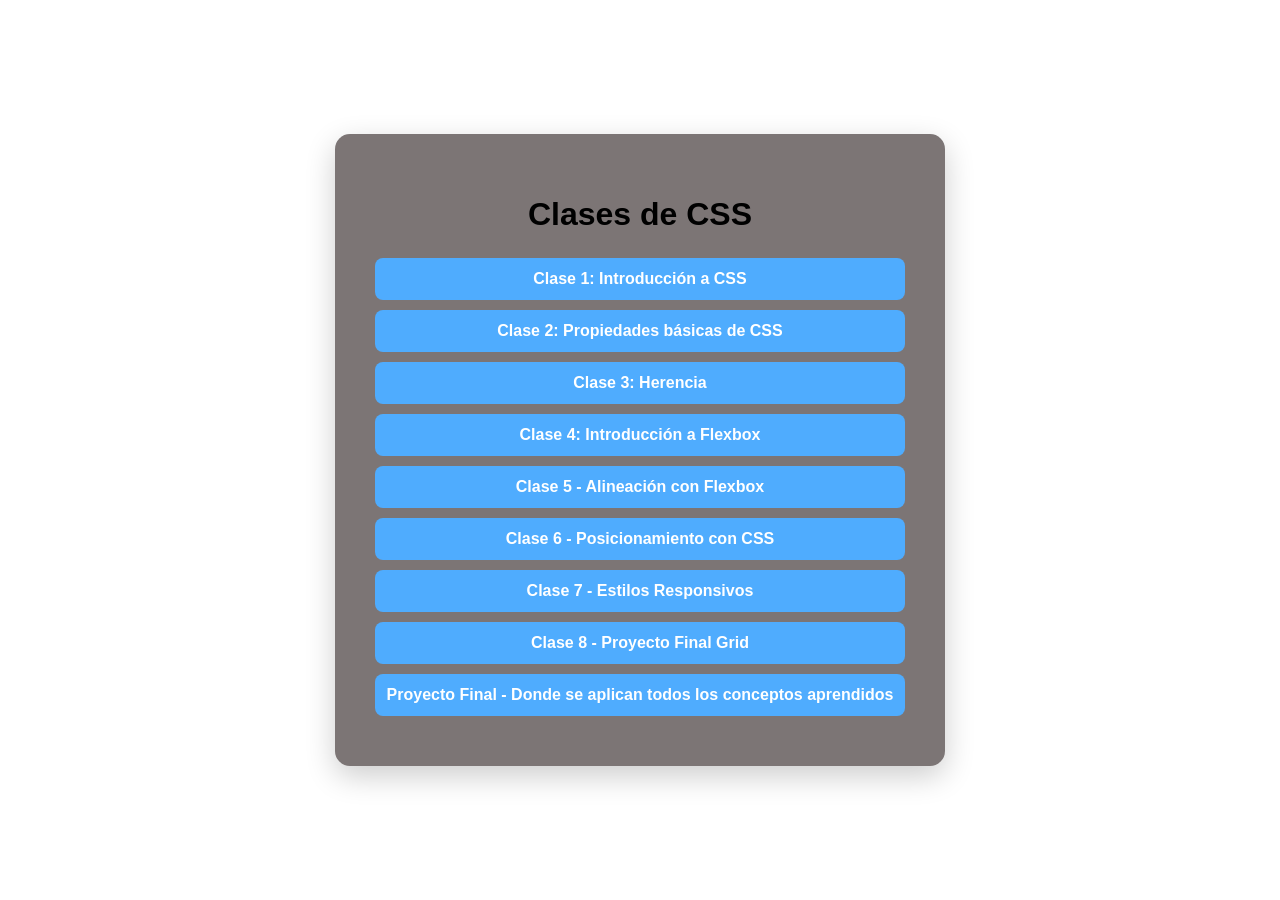
<file: index.html>
<!DOCTYPE html>
<html lang="es">

<head>
    <meta charset="UTF-8">
    <meta name="viewport" content="width=device-width, initial-scale=1.0">
    <title>Clases de CSS</title>

</head>

<body>

    <div class="contenedor">

        <h1>Clases de CSS</h1>

        <a href="./01/01-introduccion-css/index.html">Clase 1: Introducción a CSS</a>

        <a href="./02-propiedades-basicas-css/index.html">
            Clase 2: Propiedades básicas de CSS
        </a>

        <a href="./03-herencia-css/index.html">
            Clase 3: Herencia
        </a>

        <a href="./04-into-flexbox/index.html">
            Clase 4: Introducción a Flexbox
        </a>


        <a href="./05-alineacion-flexbox/index.html">
            Clase 5 - Alineación con Flexbox
        </a>
        
        <a href="./06-position-css/index.html">
            Clase 6 - Posicionamiento con CSS 
        </a>
        <a href="./07-estilos-responsivos/index.html">
            Clase 7 - Estilos Responsivos  
        </a>
        <a href="./08-proyetofinal-gird/index.html">
            Clase 8 - Proyecto Final Grid
        </a>

        <a href="./Proyecto Final/index.html">
            Proyecto Final - Donde se aplican todos los conceptos aprendidos
        </a>
    </div>

</body>

</html>

<!--estilos-->
<style>
    body {
        font-family: Arial, Helvetica, sans-serif;
        background: linear-gradient(135deg, #4facfe);
        margin: 0;
        height: 100vh;
        display: flex;
        justify-content: center;
        align-items: center;
    }

    .contenedor {
        background: rgb(124, 117, 117);
        padding: 40px;
        border-radius: 15px;
        box-shadow: 0 10px 30px rgba(0, 0, 0, 0.2);
        text-align: center;
    }

    h1 {
        margin-bottom: 25px;
    }

    a {
        display: block;
        text-decoration: none;
        background: #4facfe;
        color: white;
        padding: 12px;
        margin: 10px 0;
        border-radius: 8px;
        font-weight: bold;
        transition: 0.3s;
    }

    a:hover {
        background: #04c585;
        transform: scale(1.05);
    }
</style>
</file>
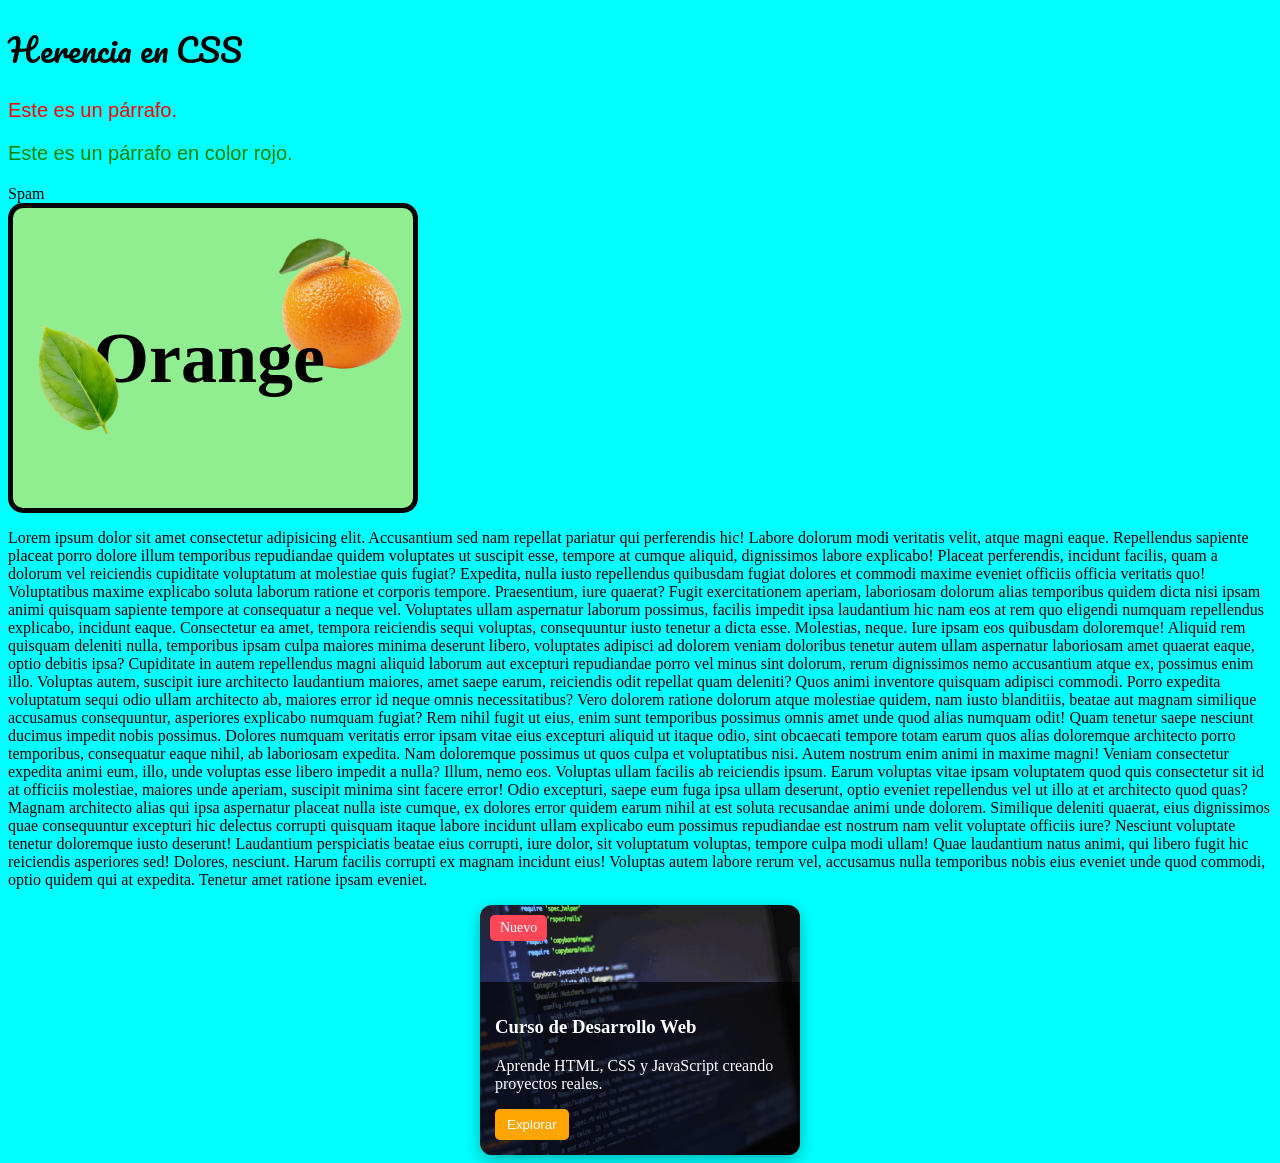
<file: 03-herencia-css/index.html>
<!DOCTYPE html>
<html lang="en">
<head>
    <meta charset="UTF-8">
    <meta name="viewport" content="width=device-width, initial-scale=1.0">
    <title>Herencia css</title>
    <link rel="stylesheet" href="css/style.css">

<link rel="preconnect" href="https://fonts.googleapis.com">
<link rel="preconnect" href="https://fonts.gstatic.com" crossorigin>
<link href="https://fonts.googleapis.com/css2?family=Pacifico&display=swap" rel="stylesheet">
</head>
<body>
    <h1 class="pacifico-regular">Herencia en CSS</h1>
    <!--Especificidad con la clase-->
    <p class="p">Este es un párrafo.</p>
    <!--Especificidad con el id: ID(#)>clase(.)>elemento(etiqueta)-->
    <!--id es más que la clase, y la clase es mas que el elemento-->
    <p class="p" id="miParrafo">Este es un párrafo en color rojo.</p>
    <span>Spam</span>

<div class="parent">
    <h1>Orange</h1>
    <img class="orange" src="./assets/naranja.png" alt="Orange" width="150">
    <img class="leaf" src="./assets/leaf.png" alt="naranja" width="150">
</div>

<p>
    Lorem ipsum dolor sit amet consectetur adipisicing elit. Accusantium sed nam repellat pariatur qui perferendis hic! Labore dolorum modi veritatis velit, atque magni eaque. Repellendus sapiente placeat porro dolore illum temporibus repudiandae quidem voluptates ut suscipit esse, tempore at cumque aliquid, dignissimos labore explicabo! Placeat perferendis, incidunt facilis, quam a dolorum vel reiciendis cupiditate voluptatum at molestiae quis fugiat? Expedita, nulla iusto repellendus quibusdam fugiat dolores et commodi maxime eveniet officiis officia veritatis quo! Voluptatibus maxime explicabo soluta laborum ratione et corporis tempore. Praesentium, iure quaerat? Fugit exercitationem aperiam, laboriosam dolorum alias temporibus quidem dicta nisi ipsam animi quisquam sapiente tempore at consequatur a neque vel. Voluptates ullam aspernatur laborum possimus, facilis impedit ipsa laudantium hic nam eos at rem quo eligendi numquam repellendus explicabo, incidunt eaque. Consectetur ea amet, tempora reiciendis sequi voluptas, consequuntur iusto tenetur a dicta esse. Molestias, neque. Iure ipsam eos quibusdam doloremque! Aliquid rem quisquam deleniti nulla, temporibus ipsam culpa maiores minima deserunt libero, voluptates adipisci ad dolorem veniam doloribus tenetur autem ullam aspernatur laboriosam amet quaerat eaque, optio debitis ipsa? Cupiditate in autem repellendus magni aliquid laborum aut excepturi repudiandae porro vel minus sint dolorum, rerum dignissimos nemo accusantium atque ex, possimus enim illo. Voluptas autem, suscipit iure architecto laudantium maiores, amet saepe earum, reiciendis odit repellat quam deleniti? Quos animi inventore quisquam adipisci commodi. Porro expedita voluptatum sequi odio ullam architecto ab, maiores error id neque omnis necessitatibus? Vero dolorem ratione dolorum atque molestiae quidem, nam iusto blanditiis, beatae aut magnam similique accusamus consequuntur, asperiores explicabo numquam fugiat? Rem nihil fugit ut eius, enim sunt temporibus possimus omnis amet unde quod alias numquam odit! Quam tenetur saepe nesciunt ducimus impedit nobis possimus. Dolores numquam veritatis error ipsam vitae eius excepturi aliquid ut itaque odio, sint obcaecati tempore totam earum quos alias doloremque architecto porro temporibus, consequatur eaque nihil, ab laboriosam expedita. Nam doloremque possimus ut quos culpa et voluptatibus nisi. Autem nostrum enim animi in maxime magni! Veniam consectetur expedita animi eum, illo, unde voluptas esse libero impedit a nulla? Illum, nemo eos. Voluptas ullam facilis ab reiciendis ipsum. Earum voluptas vitae ipsam voluptatem quod quis consectetur sit id at officiis molestiae, maiores unde aperiam, suscipit minima sint facere error! Odio excepturi, saepe eum fuga ipsa ullam deserunt, optio eveniet repellendus vel ut illo at et architecto quod quas? Magnam architecto alias qui ipsa aspernatur placeat nulla iste cumque, ex dolores error quidem earum nihil at est soluta recusandae animi unde dolorem. Similique deleniti quaerat, eius dignissimos quae consequuntur excepturi hic delectus corrupti quisquam itaque labore incidunt ullam explicabo eum possimus repudiandae est nostrum nam velit voluptate officiis iure? Nesciunt voluptate tenetur doloremque iusto deserunt! Laudantium perspiciatis beatae eius corrupti, iure dolor, sit voluptatum voluptas, tempore culpa modi ullam! Quae laudantium natus animi, qui libero fugit hic reiciendis asperiores sed! Dolores, nesciunt. Harum facilis corrupti ex magnam incidunt eius! Voluptas autem labore rerum vel, accusamus nulla temporibus nobis eius eveniet unde quod commodi, optio quidem qui at expedita. Tenetur amet ratione ipsam eveniet.
</p>

<!--Tarjeta-->
<div class="tarjeta">

    <img src="./assets/vscode.webp" class="imagen">

    <div class="etiqueta">Nuevo</div>

    <div class="info">
        <h3>Curso de Desarrollo Web</h3>
        <p>Aprende HTML, CSS y JavaScript creando proyectos reales.</p>
        <button>Explorar</button>
    </div>

</div>

</body>
</html>
</file>
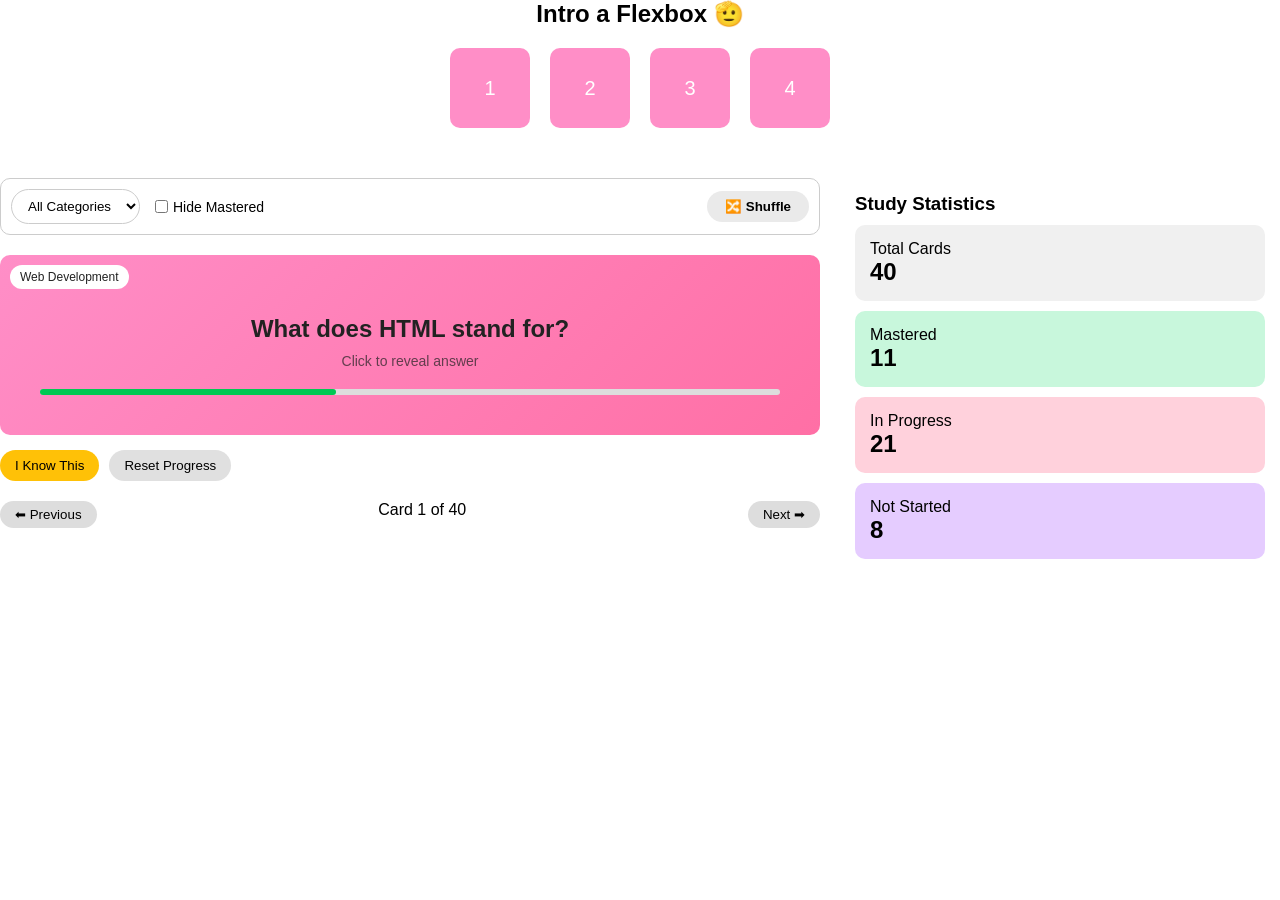
<file: 04-into-flexbox/index.html>
<!DOCTYPE html>
<html lang="en">
<head>
    <meta charset="UTF-8">
    <meta name="viewport" content="width=device-width, initial-scale=1.0">
    <title>Intro a TexBox</title>
    <link rel="stylesheet" href="style.css">
</head>
<body>

    <!-- practica -->
    <section class="flexbox-demo">

        <h1>Intro a Flexbox 🫡</h1>
        <div class="container-flex">
            <div class="box">1</div>
            <div class="box">2</div>
            <div class="box">3</div>
            <div class="box">4</div>
        </div>
    </section>

    <!--entregable -->
    <section class="flashcards">
  <div class="content">

<div class="main">

    <div class="filter-bar">

        <div class="filters">
            <select>
                <option>All Categories</option>
                <option>HTML</option>
                <option>CSS</option>
            </select>

            <label>
                <input type="checkbox">
                Hide Mastered
            </label>
        </div>
        <button class="shuffle">🔀 Shuffle</button>
    </div>

    <div class="card">

        <span class="tag">Web Development</span>
        <h2>What does HTML stand for?</h2>
        <p class="hint">Click to reveal answer</p>

        <div class="progress">
            <div class="bar"></div>
        </div>
    </div>

    <div class="actions">
        <button class="know">I Know This</button>
        <button class="reset">Reset Progress</button>
    </div>


    <!-- NAVEGACIÓN -->
    <div class="navigation">
        <button>⬅ Previous</button>
        <span>Card 1 of 40</span>
        <button>Next ➡</button>
    </div>

</div>

<aside class="stats">
    <h3>Study Statistics</h3>
    <div class="stat-box">
        <p>Total Cards</p>
        <h2>40</h2>
    </div>

    <div class="stat-box green">
        <p>Mastered</p>
        <h2>11</h2>
    </div>

    <div class="stat-box pink">
        <p>In Progress</p>
        <h2>21</h2>
    </div>

    <div class="stat-box purple">
        <p>Not Started</p>
        <h2>8</h2>
    </div>
</aside>
</div>
</section>
</body>
</html>
</file>
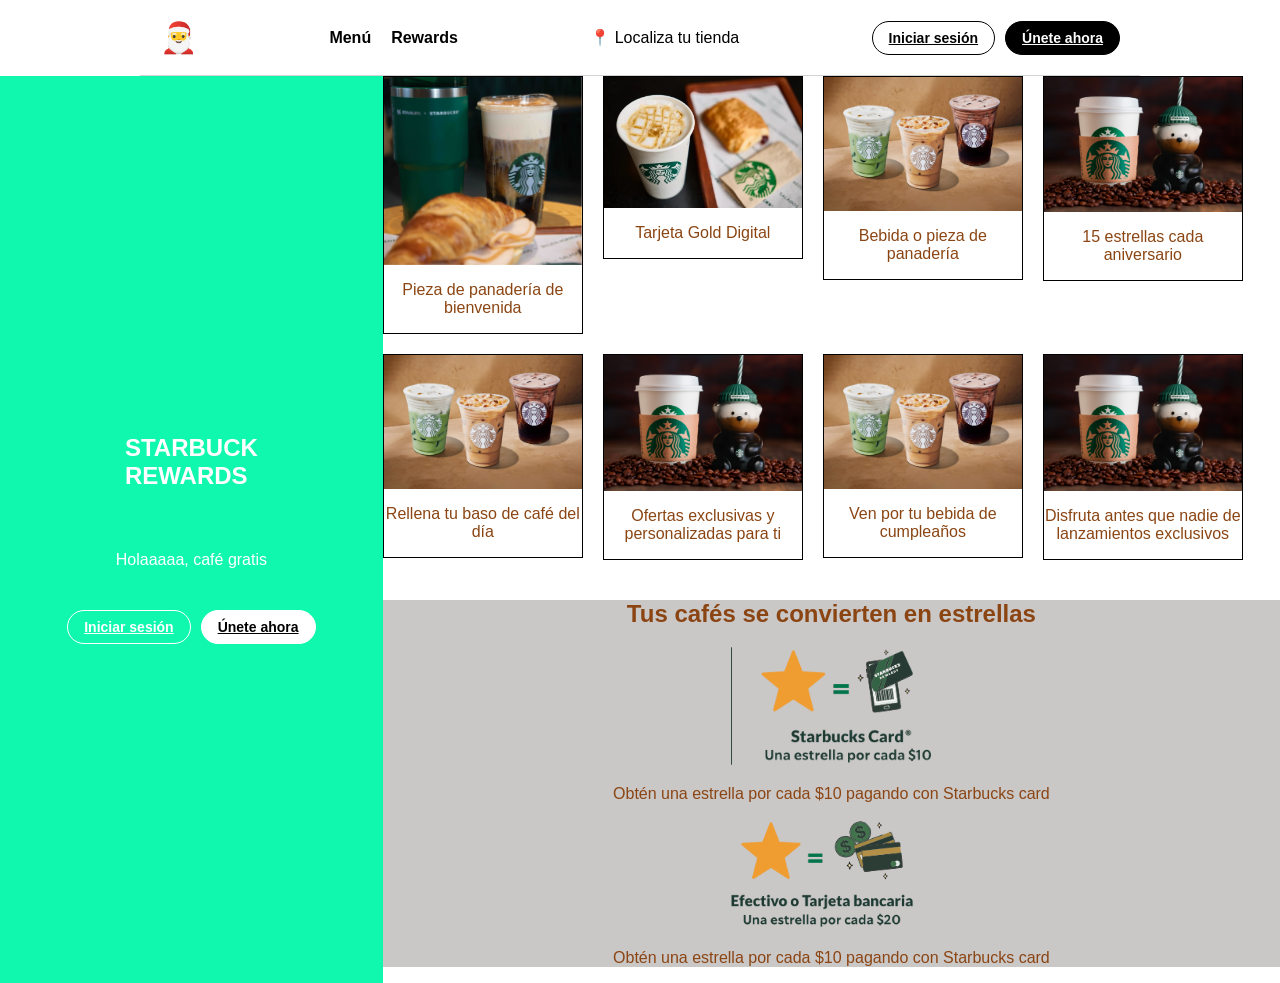
<file: 05-alineacion-flexbox/index.html>
<!DOCTYPE html>
<html lang="en">
<head>
    <meta charset="UTF-8">
    <meta name="viewport" content="width=device-width, initial-scale=1.0">
    <title>Alineación Flexbox</title>
    <link rel="stylesheet" href="style.css">
</head>
<body>
    <header>

    <div class="logo">
        🎅
    </div>

    <nav>
        <ul>
            <li><a href="#">Menú</a></li>
            <li><a href="#">Rewards</a></li>
        </ul>
    </nav>

    <div class="location">
        <a href="#"><span>📍</span> Localiza tu tienda</a>
    </div>

    <div class="auth-buttons">
        <a class="btn-inicio" href="#">Iniciar sesión</a>
        <a class="btn-unete" href="#">Únete ahora</a>
    </div>

</header>

<main>

<section class="main-start">
    <h1>STARBUCK <br> REWARDS</h1>
    <p>Holaaaaa, café gratis</p>

    <div class="auth-buttons-main">
        <a class="btn-inicio" href="#">Iniciar sesión</a>
        <a class="btn-unete" href="#">Únete ahora</a>
    </div>
</section>

<div class="main-end">

<section class="products">

<div class="card">
<img src="./img/starbucks-1.png" alt="Café y una pieza de panadería" >
<p>Pieza de panadería de bienvenida</p>
</div>

<div class="card">
<img src="./img/starbucks-cafe-servido.webp" alt="Café cappuccino" >
<p>Tarjeta Gold Digital</p>
</div>

<div class="card">
<img src="./img/starbucks-protein-lattes-cold.jpg" alt="Café protein latte" >
<p>Bebida o pieza de panadería</p>
</div>

<div class="card">
<img src="./img/vaso-bearista-starbucks.jpg" alt="Bebidas" >
<p>15 estrellas cada aniversario</p>
</div>

<div class="card">
<img src="./img/starbucks-protein-lattes-cold.jpg" alt="Café protein latte">
<p>Rellena tu baso de café del día</p>
</div>

<div class="card">
<img src="./img/vaso-bearista-starbucks.jpg" alt="Bebidas">
<p>Ofertas exclusivas y personalizadas para ti</p>
</div>

<div class="card">
<img src="./img/starbucks-protein-lattes-cold.jpg" alt="Café protein latte">
<p>Ven por tu bebida de cumpleaños</p>
</div>

<div class="card">
<img src="./img/vaso-bearista-starbucks.jpg" alt="Bebidas">
<p>Disfruta antes que nadie de lanzamientos exclusivos</p>
</div>

</section>

<section class="benefits">

<h2>Tus cafés se convierten en estrellas</h2>

<div>
<img src="./img/obtener-estrellas.png" alt="estrella">
<p>Obtén una estrella por cada $10 pagando con Starbucks card</p>
</div>

<div>
<img src="./img/obtener-estrellas - copia.png" alt="estrella">
<p>Obtén una estrella por cada $10 pagando con Starbucks card</p>
</div>

</section>

</div>


</main>






        <!--Practica propiedades hijo-->

        <!-- <section class="flexbox-demo">
        <div class="container-flex">
            <div class="box uno">1</div>
            <div class="box">2</div>
            <div class="box tres">3</div>
            <div class="box">4</div>
        </div>
        </section>
        -->
</body>
</html>
</file>
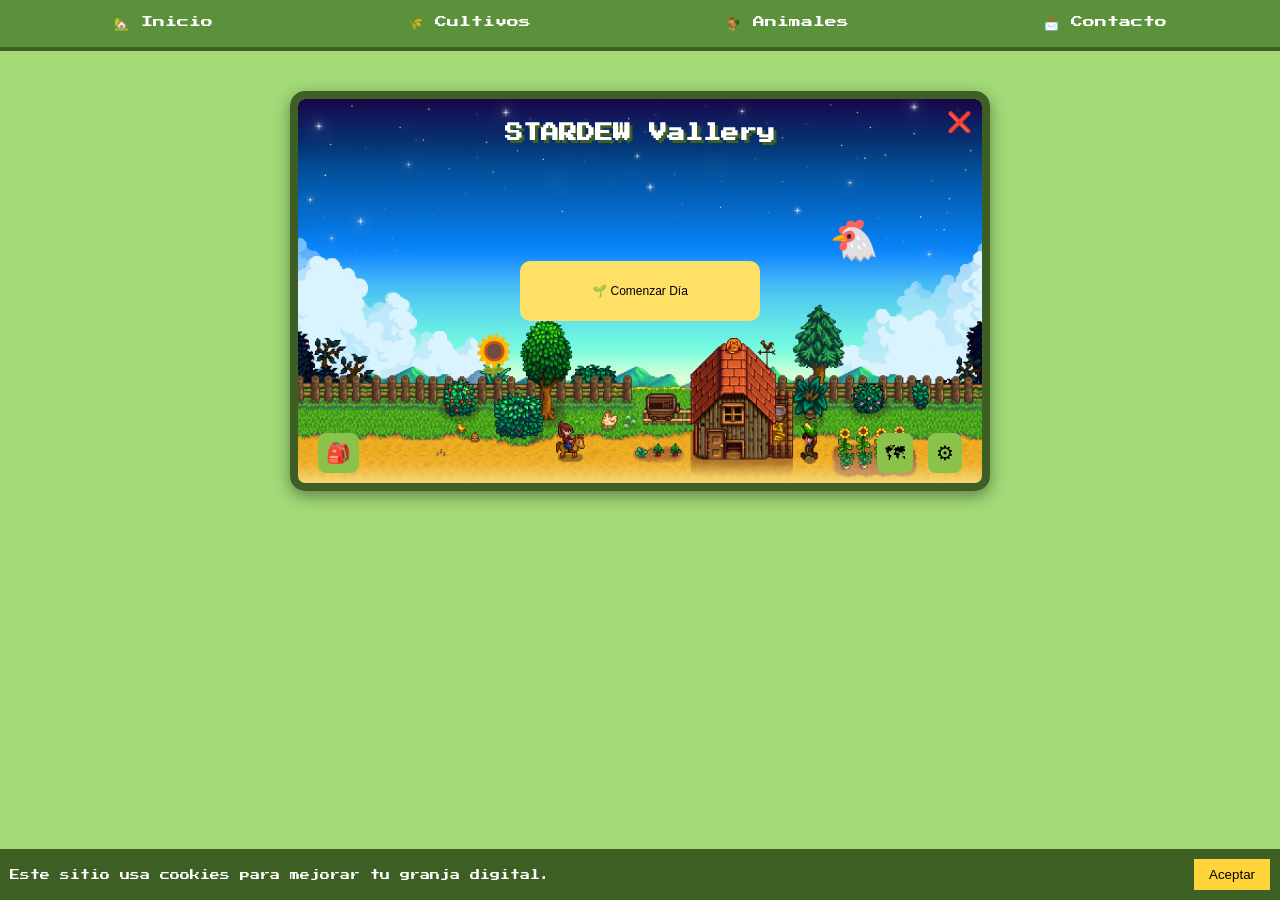
<file: 06-position-css/index.html>
<!doctype html>
<html lang="es">
  <head>
    <meta charset="UTF-8" />
    <meta name="viewport" content="width=device-width, initial-scale=1.0" />
    <title>Stardew Valley </title>
    <link rel="stylesheet" href="style.css" />
    <link
      href="https://fonts.googleapis.com/css2?family=Press+Start+2P&display=swap"
      rel="stylesheet"
    />
  </head>

  <body>
    <header>
      <nav class="navbar">
        <a href="#">🏡 Inicio</a>
        <a href="#">🌾 Cultivos</a>
        <a href="#">🐓 Animales</a>
        <a href="#">📩 Contacto</a>
      </nav>
    </header>

    <div class="game-container">
      <img src="./img/stardewvalley.jpg" class="bg-game" />
      <div class="close">❌</div>
      <h1 class="game-title">STARDEW Vallery</h1>

      <!-- elementos decorativos (sustitutos por figuras) -->
      <div class="item item-1">🌻</div>
      <div class="item item-2">🐔</div>
      <button class="btn-play">🌱 Comenzar Día</button>
      <div class="btn-config-game">
        <button>🎒</button>
        <button class="btn-world">🗺</button>
        <button>⚙</button>
      </div>
    </div>

    <div class="cookie-footer">
      <p>Este sitio usa cookies para mejorar tu granja digital.</p>
      <button>Aceptar</button>
    </div>
  </body>
</html>
</file>
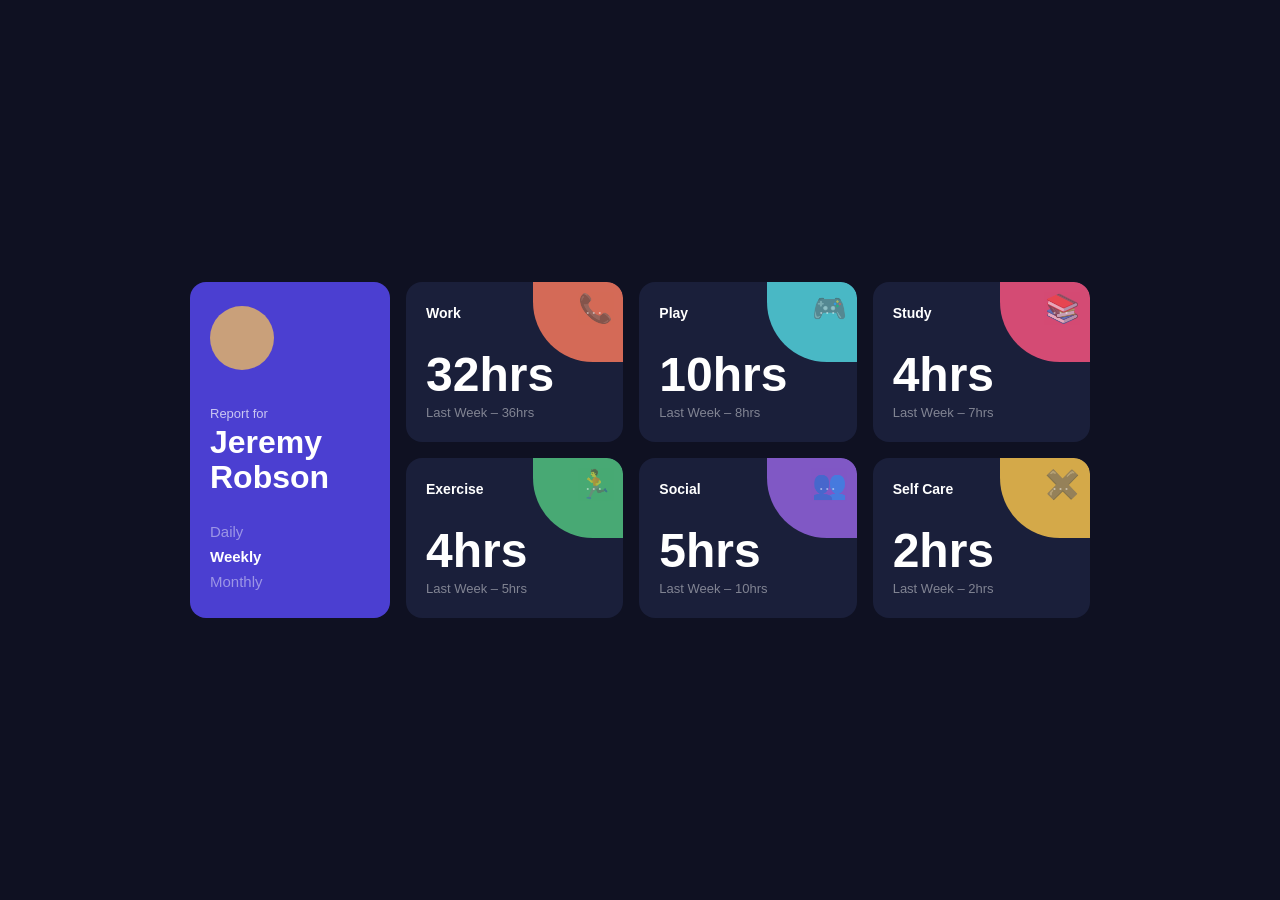
<file: 07-estilos-responsivos/index.html>
<!DOCTYPE html>
<html lang="es">
<head>
    <meta charset="UTF-8">
    <meta name="viewport" content="width=device-width, initial-scale=1.0">
    <title>Estilos Responsivos</title>
    <link rel="preconnect" href="https://fonts.googleapis.com">
    <link rel="preconnect" href="https://fonts.gstatic.com" crossorigin>
    <link href="https://fonts.googleapis.com/css2?family=Chicle&family=Pirata+One&family=Rubik+Glitch&display=swap" rel="stylesheet">
    <link rel="stylesheet" href="./style.css">
</head>
<body>
<!-- ejemplo estructura para queries 
        <div class="container">
        <h1>Media Queries 👾</h1>
    </div> -->

    <!-- Ejemplo  -->
     <div class="dashboard">
 
  <!-- Sidebar / Profile -->
  <div class="dashboard__sidebar">
    <div class="card card--profile">
      <div class="profile__avatar"></div>
      <p class="profile__label">Report for</p>
      <h1 class="profile__name">Jeremy Robson</h1>
      <ul class="profile__nav">
        <li class="profile__nav-item">Daily</li>
        <li class="profile__nav-item profile__nav-item--active">Weekly</li>
        <li class="profile__nav-item">Monthly</li>
      </ul>
    </div>
  </div>
 
  <!-- Stats grid -->
  <div class="dashboard__grid">
 
    <!-- Work -->
    <div class="card card--stat card--work">
      <div class="card__accent"></div>
      <span class="card__accent-icon">📞</span>
      <div class="card__header">
        <span class="card__title">Work</span>
        <span class="card__menu">···</span>
      </div>
      <p class="card__value">32hrs</p>
      <p class="card__sub">Last Week – 36hrs</p>
    </div>
 
    <!-- Play -->
    <div class="card card--stat card--play">
      <div class="card__accent"></div>
      <span class="card__accent-icon">🎮</span>
      <div class="card__header">
        <span class="card__title">Play</span>
        <span class="card__menu">···</span>
      </div>
      <p class="card__value">10hrs</p>
      <p class="card__sub">Last Week – 8hrs</p>
    </div>
 
    <!-- Study -->
    <div class="card card--stat card--study">
      <div class="card__accent"></div>
      <span class="card__accent-icon">📚</span>
      <div class="card__header">
        <span class="card__title">Study</span>
        <span class="card__menu">···</span>
      </div>
      <p class="card__value">4hrs</p>
      <p class="card__sub">Last Week – 7hrs</p>
    </div>
 
    <!-- Exercise -->
    <div class="card card--stat card--exercise">
      <div class="card__accent"></div>
      <span class="card__accent-icon">🏃</span>
      <div class="card__header">
        <span class="card__title">Exercise</span>
        <span class="card__menu">···</span>
      </div>
      <p class="card__value">4hrs</p>
      <p class="card__sub">Last Week – 5hrs</p>
    </div>
 
    <!-- Social -->
    <div class="card card--stat card--social">
      <div class="card__accent"></div>
      <span class="card__accent-icon">👥</span>
      <div class="card__header">
        <span class="card__title">Social</span>
        <span class="card__menu">···</span>
      </div>
      <p class="card__value">5hrs</p>
      <p class="card__sub">Last Week – 10hrs</p>
    </div>
 
    <!-- Self Care -->
    <div class="card card--stat card--selfcare">
      <div class="card__accent"></div>
      <span class="card__accent-icon">✖️</span>
      <div class="card__header">
        <span class="card__title">Self Care</span>
        <span class="card__menu">···</span>
      </div>
      <p class="card__value">2hrs</p>
      <p class="card__sub">Last Week – 2hrs</p>
    </div>
 
  </div>
</div>
</body>
</html>
</file>
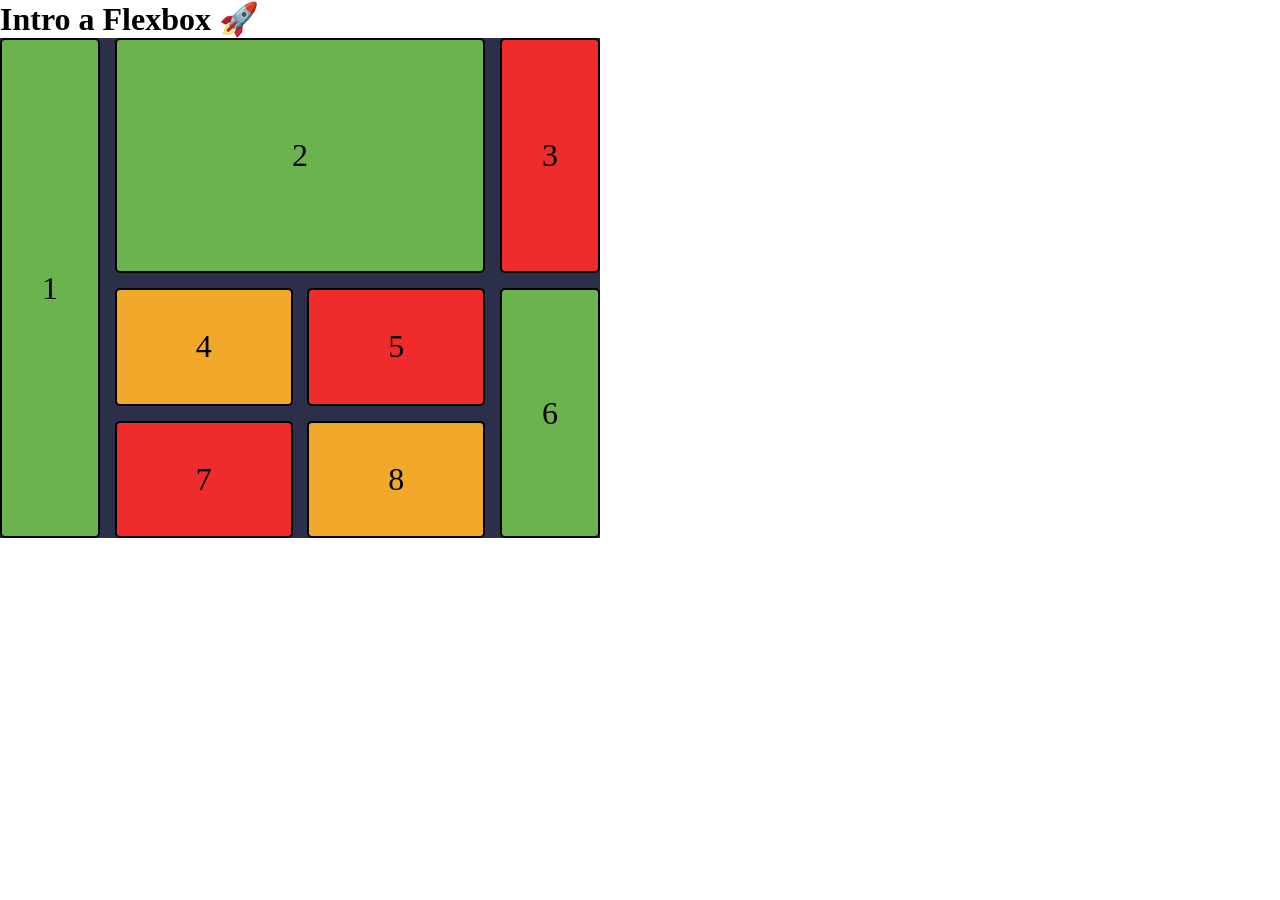
<file: 08-proyetofinal-gird/index.html>
<!DOCTYPE html>
<html lang="en">
<head>
    <meta charset="UTF-8">
    <meta name="viewport" content="width=device-width, initial-scale=1.0">
    <title>Proyecto Final Grid</title>
    <link rel="stylesheet" href="./style.css">
</head>
<body>
      <h1>Intro a Flexbox 🚀</h1>
  
  <div class="container">
    <div class="box">1</div>
    <div class="box">2</div>
    <div class="box tres">3</div>
    <div class="box">4</div>
    <div class="box">5</div>
    <div class="box seis">6</div>
    <div class="box">7</div>
    <div class="box ocho">8</div>
  </div>

    
</body>
</html>
</file>
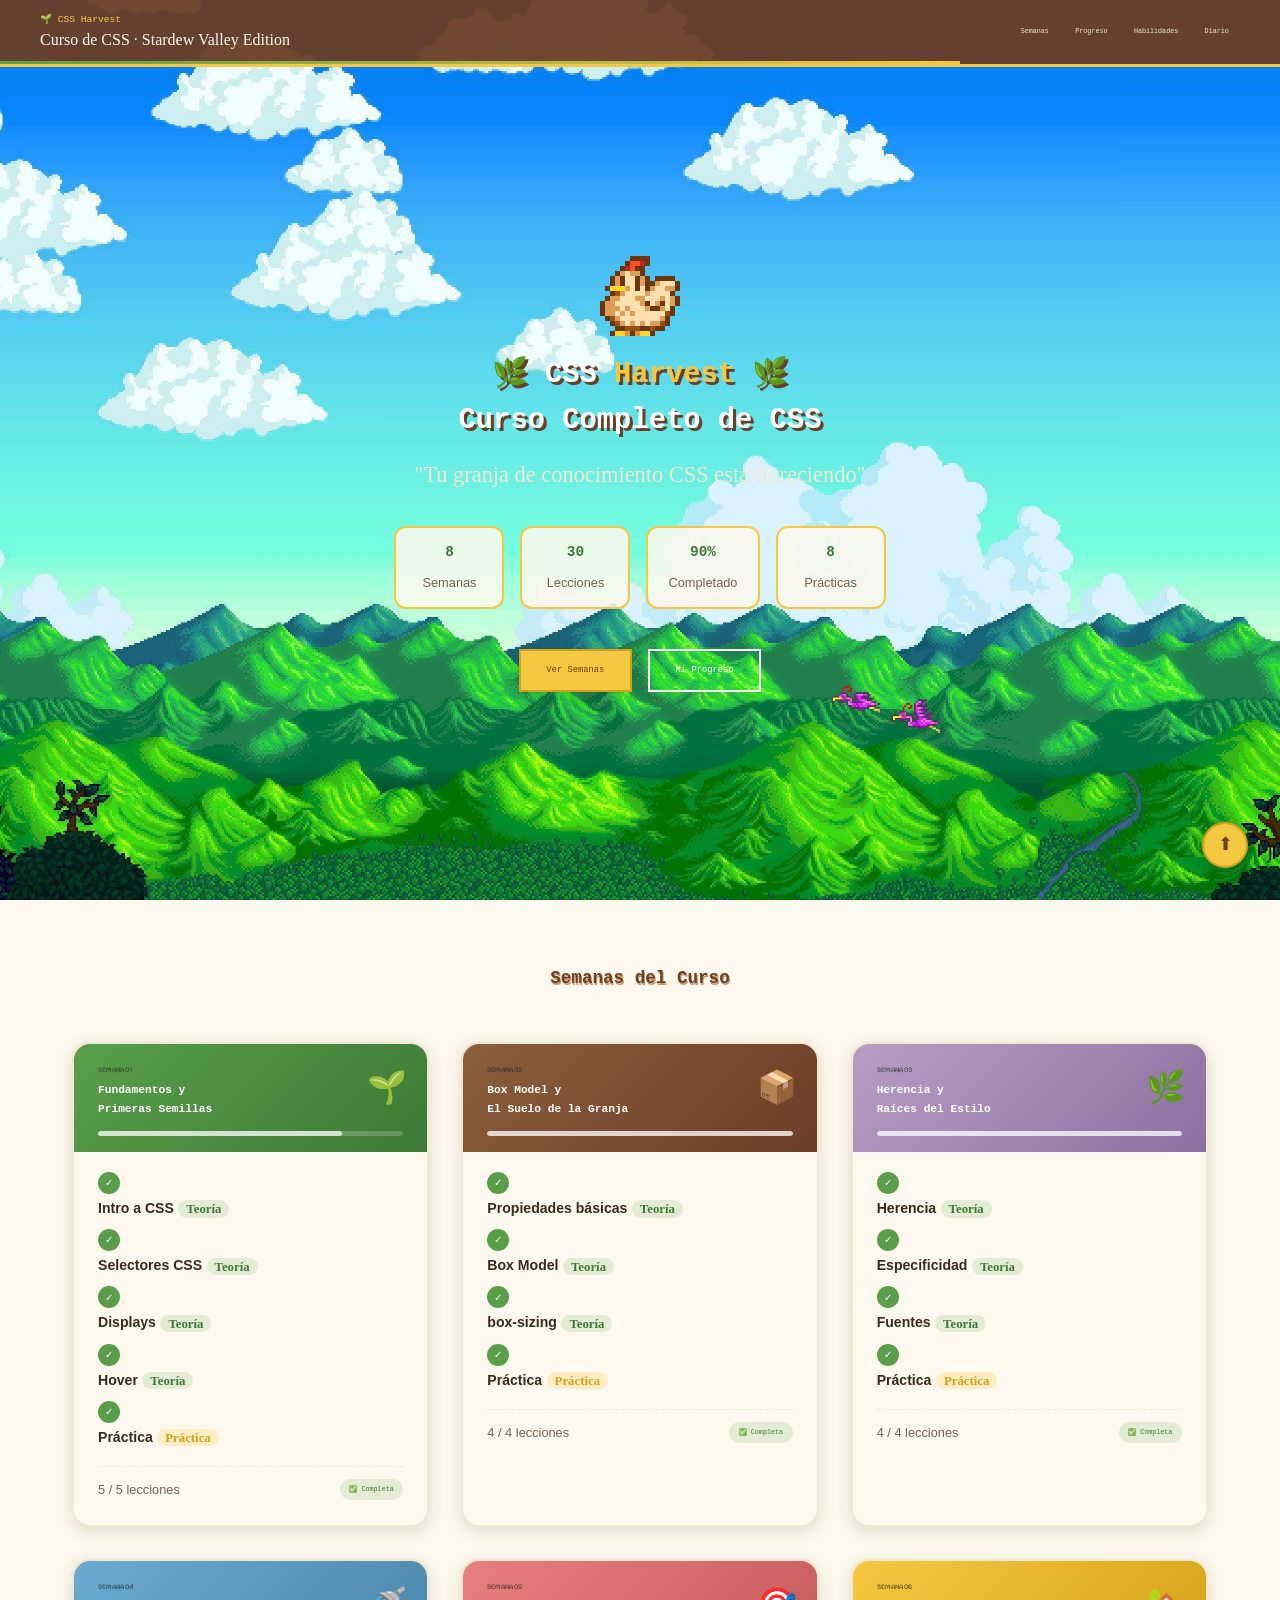
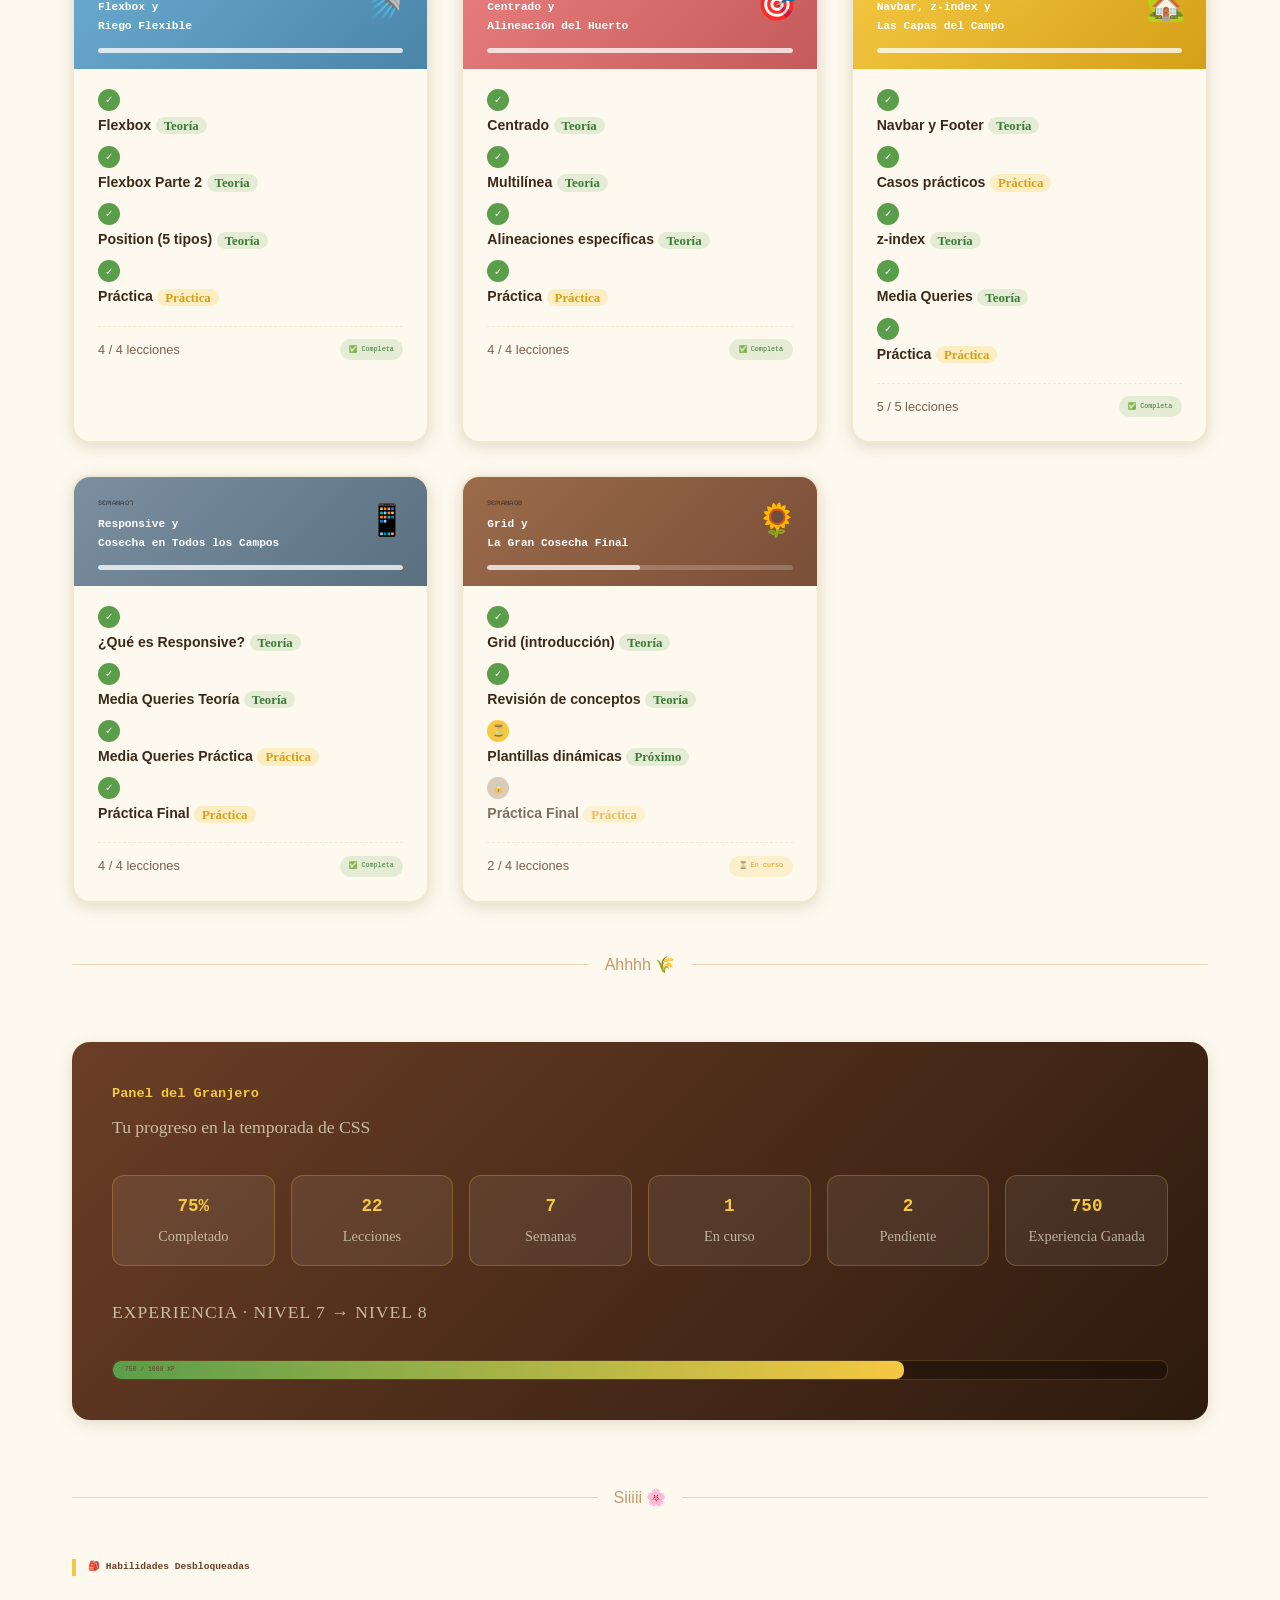
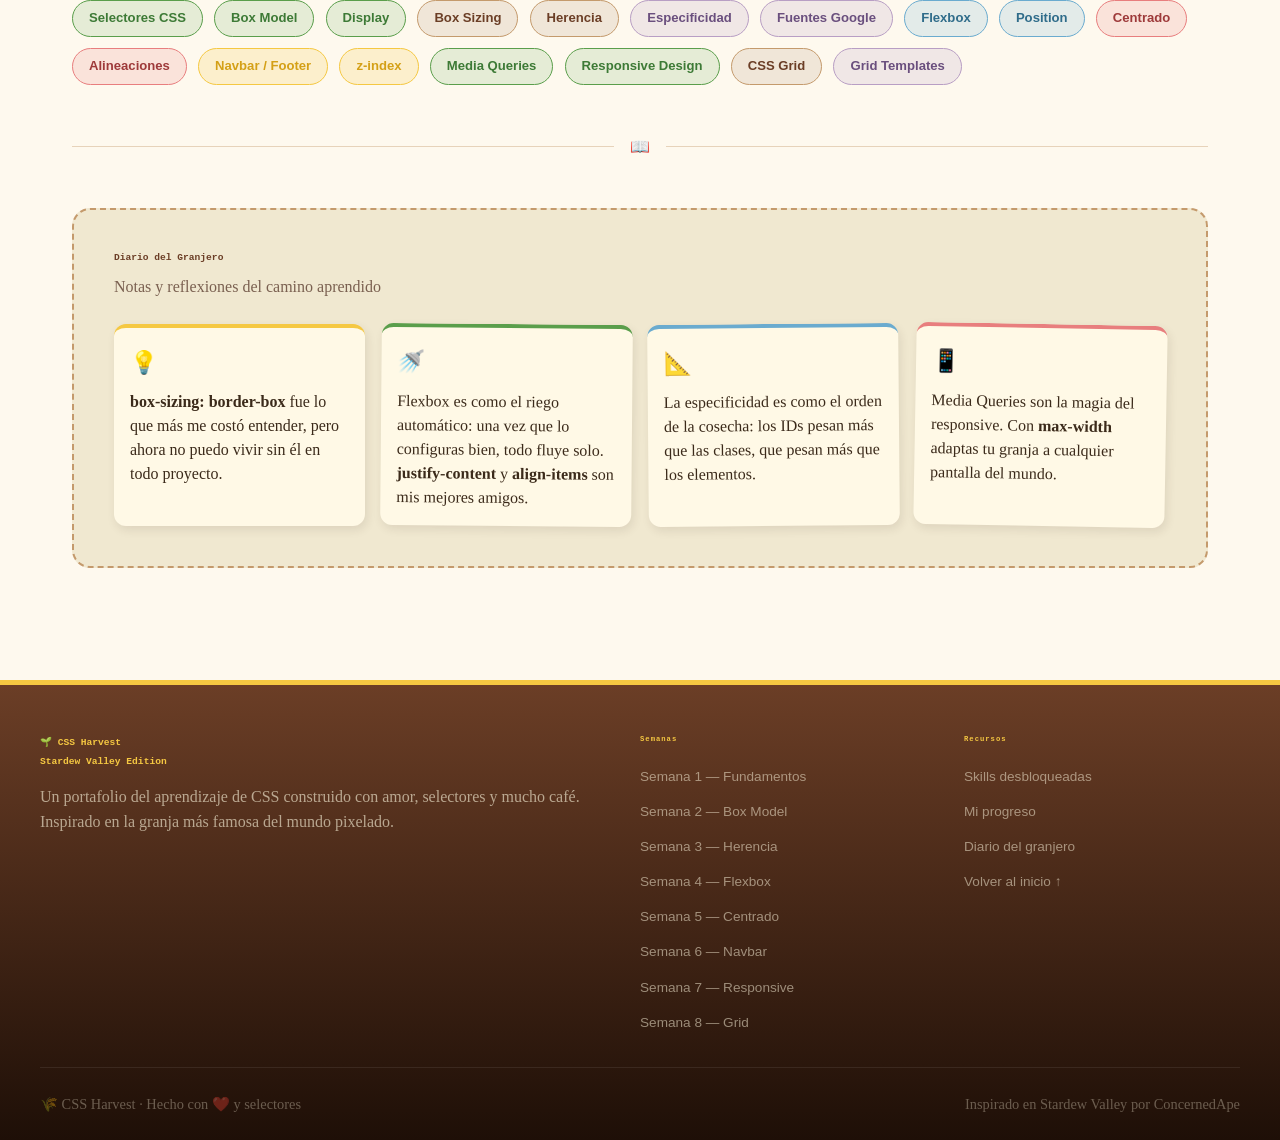
<file: Proyecto Final/index.html>
<!DOCTYPE html>
<html lang="en">
<head>
    <meta charset="UTF-8">
    <meta name="viewport" content="width=device-width, initial-scale=1.0">
    <title>Document</title>
    <link rel="stylesheet" href="./style.css">
    <link rel="preconnect" href="https://fonts.googleapis.com">
    <link rel="preconnect" href="https://fonts.gstatic.com" crossorigin>
    <link href="https://fonts.googleapis.com/css2?family=Pixelify+Sans:wght@400..700&display=swap" rel="stylesheet">
</head>

<body>
  <nav id="top">
    <div class="nav-inner">
 
      <a href="#top" class="nav-logo">
        🌱 CSS Harvest
        <span>Curso de CSS · Stardew Valley Edition</span>
      </a>
 
      <ul class="nav-links">
        <li><a href="#semanas">Semanas</a></li>
        <li><a href="#progreso">Progreso</a></li>
        <li><a href="#skills">Habilidades</a></li>
        <li><a href="#diario">Diario</a></li>
      </ul>
 
      <!-- Barra de progreso del curso al fondo del navbar -->
      <div class="nav-progreso"></div>
    </div>
  </nav>

  <header class="hero" >

    <!-- Animacion de flotacion  -->
     <img src="./img/logo.png" alt="logo" class="hero-emoji">
 
    <h1>🌿 CSS <span>Harvest</span> 🌿<br/> Curso Completo de CSS</h1>
    <p>"Tu granja de conocimiento CSS está floreciendo"</p>
 
    <!-- Estadísticas rápidas del curso -->
    <div class="hero-stats">

      <div class="stat-box">
        <strong>8</strong>
        <span>Semanas</span>
      </div>
      <div class="stat-box">
        <strong>30</strong>
        <span>Lecciones</span>
      </div>
      <div class="stat-box">
        <strong>90% <!-- Bromita bromita🫡 --></strong>
        <span>Completado</span>
      </div>
      <div class="stat-box">
        <strong>8</strong>
        <span>Prácticas</span>
      </div>
    </div>
 
    <!-- Botones de acción para visualizra emanas y mi progreso -->
    <div class="hero-btns">
      <a href="#semanas" class="btn btn-primario"> Ver Semanas</a>
      <a href="#progreso" class="btn btn-secundario">Mi Progreso</a>
    </div>
  </header>


  <main>
 
    <!--Semanas de cursos-->
    <section id="semanas">
 
      <div class="seccion-titulo">
        <h2>Semanas del Curso</h2>
      </div>
 
      <!-- creacion de cuadros con información-->
      <div class="semanas-grid">
 
        <!-- SEMANA 1 -->
        <article class="card">
          <div class="card-header">
            <small>SEMANA 01</small>
            <h3>Fundamentos y <br />Primeras Semillas</h3>
            <span class="card-icono">🌱</span>
            <div class="barra-progreso">
                <!-- El style marca cuánto se ha completado, y lo podemos ajustar segun nuestro %-->
              <div class="barra-relleno" style="width: 80%"></div>
            </div>
          </div>
          <!-- Semana 1 -->
          <div class="card-body">
            <ul class="lecciones">
              <li class="leccion hecha">
                <span class="leccion-icono verde">✓</span>
                <span class="leccion-nombre">Intro a CSS</span>
                <span class="etiqueta teoria">Teoría</span>
              </li>
              <li class="leccion hecha">
                <span class="leccion-icono verde">✓</span>
                <span class="leccion-nombre">Selectores CSS</span>
                <span class="etiqueta teoria">Teoría</span>
              </li>
              <li class="leccion hecha">
                <span class="leccion-icono verde">✓</span>
                <span class="leccion-nombre">Displays</span>
                <span class="etiqueta teoria">Teoría</span>
              </li>
              <li class="leccion hecha">
                <span class="leccion-icono verde">✓</span>
                <span class="leccion-nombre">Hover</span>
                <span class="etiqueta teoria">Teoría</span>
              </li>
              <li class="leccion hecha">
                <span class="leccion-icono verde">✓</span>
                <span class="leccion-nombre">Práctica</span>
                <span class="etiqueta practica">Práctica</span>
              </li>
            </ul>
            <div class="card-resumen">
              <span>5 / 5 lecciones</span>
              <span class="badge completa">✅ Completa</span>
            </div>
          </div>
        </article>
 
        <!-- Semana 2 -->
        <article class="card">
          <div class="card-header">
            <small>SEMANA 02</small>
            <h3>Box Model y <br />El Suelo de la Granja</h3>
            <span class="card-icono">📦</span>
            <div class="barra-progreso">
              <div class="barra-relleno" style="width: 100%"></div>
            </div>
          </div>
          <div class="card-body">
            <ul class="lecciones">
              <li class="leccion hecha">
                <span class="leccion-icono verde">✓</span>
                <span class="leccion-nombre">Propiedades básicas</span>
                <span class="etiqueta teoria">Teoría</span>
              </li>
              <li class="leccion hecha">
                <span class="leccion-icono verde">✓</span>
                <span class="leccion-nombre">Box Model</span>
                <span class="etiqueta teoria">Teoría</span>
              </li>
              <li class="leccion hecha">
                <span class="leccion-icono verde">✓</span>
                <span class="leccion-nombre">box-sizing</span>
                <span class="etiqueta teoria">Teoría</span>
              </li>
              <li class="leccion hecha">
                <span class="leccion-icono verde">✓</span>
                <span class="leccion-nombre">Práctica</span>
                <span class="etiqueta practica">Práctica</span>
              </li>
            </ul>
            <div class="card-resumen">
              <span>4 / 4 lecciones</span>
              <span class="badge completa">✅ Completa</span>
            </div>
          </div>
        </article>
 
        <!-- Semana 3 -->
        <article class="card">
          <div class="card-header">
            <small>SEMANA 03</small>
            <h3>Herencia y <br />Raíces del Estilo</h3>
            <span class="card-icono">🌿</span>
            <div class="barra-progreso">
              <div class="barra-relleno" style="width: 100%"></div>
            </div>
          </div>
          <div class="card-body">
            <ul class="lecciones">
              <li class="leccion hecha">
                <span class="leccion-icono verde">✓</span>
                <span class="leccion-nombre">Herencia</span>
                <span class="etiqueta teoria">Teoría</span>
              </li>
              <li class="leccion hecha">
                <span class="leccion-icono verde">✓</span>
                <span class="leccion-nombre">Especificidad</span>
                <span class="etiqueta teoria">Teoría</span>
              </li>
              <li class="leccion hecha">
                <span class="leccion-icono verde">✓</span>
                <span class="leccion-nombre">Fuentes</span>
                <span class="etiqueta teoria">Teoría</span>
              </li>
              <li class="leccion hecha">
                <span class="leccion-icono verde">✓</span>
                <span class="leccion-nombre">Práctica</span>
                <span class="etiqueta practica">Práctica</span>
              </li>
            </ul>
            <div class="card-resumen">
              <span>4 / 4 lecciones</span>
              <span class="badge completa">✅ Completa</span>
            </div>
          </div>
        </article>
 
        <!-- Semana 4 -->
        <article class="card">
          <div class="card-header">
            <small>SEMANA 04</small>
            <h3>Flexbox y <br />Riego Flexible</h3>
            <span class="card-icono">🚿</span>
            <div class="barra-progreso">
              <div class="barra-relleno" style="width: 100%"></div>
            </div>
          </div>
          <div class="card-body">
            <ul class="lecciones">
              <li class="leccion hecha">
                <span class="leccion-icono verde">✓</span>
                <span class="leccion-nombre">Flexbox</span>
                <span class="etiqueta teoria">Teoría</span>
              </li>
              <li class="leccion hecha">
                <span class="leccion-icono verde">✓</span>
                <span class="leccion-nombre">Flexbox Parte 2</span>
                <span class="etiqueta teoria">Teoría</span>
              </li>
              <li class="leccion hecha">
                <span class="leccion-icono verde">✓</span>
                <span class="leccion-nombre">Position (5 tipos)</span>
                <span class="etiqueta teoria">Teoría</span>
              </li>
              <li class="leccion hecha">
                <span class="leccion-icono verde">✓</span>
                <span class="leccion-nombre">Práctica</span>
                <span class="etiqueta practica">Práctica</span>
              </li>
            </ul>
            <div class="card-resumen">
              <span>4 / 4 lecciones</span>
              <span class="badge completa">✅ Completa</span>
            </div>
          </div>
        </article>
 
        <!-- Semana 5 -->
        <article class="card">
          <div class="card-header">
            <small>SEMANA 05</small>
            <h3>Centrado y<br />Alineación del Huerto</h3>
            <span class="card-icono">🎯</span>
            <div class="barra-progreso">
              <div class="barra-relleno" style="width: 100%"></div>
            </div>
          </div>
          <div class="card-body">
            <ul class="lecciones">
              <li class="leccion hecha">
                <span class="leccion-icono verde">✓</span>
                <span class="leccion-nombre">Centrado</span>
                <span class="etiqueta teoria">Teoría</span>
              </li>
              <li class="leccion hecha">
                <span class="leccion-icono verde">✓</span>
                <span class="leccion-nombre">Multilínea</span>
                <span class="etiqueta teoria">Teoría</span>
              </li>
              <li class="leccion hecha">
                <span class="leccion-icono verde">✓</span>
                <span class="leccion-nombre">Alineaciones específicas</span>
                <span class="etiqueta teoria">Teoría</span>
              </li>
              <li class="leccion hecha">
                <span class="leccion-icono verde">✓</span>
                <span class="leccion-nombre">Práctica</span>
                <span class="etiqueta practica">Práctica</span>
              </li>
            </ul>
            <div class="card-resumen">
              <span>4 / 4 lecciones</span>
              <span class="badge completa">✅ Completa</span>
            </div>
          </div>
        </article>
 
        <!-- Semana 6 -->
        <article class="card">
          <div class="card-header">
            <small>SEMANA 06</small>
            <h3>Navbar, z-index y <br />Las Capas del Campo</h3>
            <span class="card-icono">🏡</span>
            <div class="barra-progreso">
              <div class="barra-relleno" style="width: 100%"></div>
            </div>
          </div>
          <div class="card-body">
            <ul class="lecciones">
              <li class="leccion hecha">
                <span class="leccion-icono verde">✓</span>
                <span class="leccion-nombre">Navbar y Footer</span>
                <span class="etiqueta teoria">Teoría</span>
              </li>
              <li class="leccion hecha">
                <span class="leccion-icono verde">✓</span>
                <span class="leccion-nombre">Casos prácticos</span>
                <span class="etiqueta practica">Práctica</span>
              </li>
              <li class="leccion hecha">
                <span class="leccion-icono verde">✓</span>
                <span class="leccion-nombre">z-index</span>
                <span class="etiqueta teoria">Teoría</span>
              </li>
              <li class="leccion hecha">
                <span class="leccion-icono verde">✓</span>
                <span class="leccion-nombre">Media Queries</span>
                <span class="etiqueta teoria">Teoría</span>
              </li>
              <li class="leccion hecha">
                <span class="leccion-icono verde">✓</span>
                <span class="leccion-nombre">Práctica</span>
                <span class="etiqueta practica">Práctica</span>
              </li>
            </ul>
            <div class="card-resumen">
              <span>5 / 5 lecciones</span>
              <span class="badge completa">✅ Completa</span>
            </div>
          </div>
        </article>
 
        <!-- Semana 7 -->
        <article class="card">
          <div class="card-header">
            <small>SEMANA 07</small>
            <h3>Responsive y <br />Cosecha en Todos los Campos</h3>
            <span class="card-icono">📱</span>
            <div class="barra-progreso">
              <div class="barra-relleno" style="width: 100%"></div>
            </div>
          </div>
          <div class="card-body">
            <ul class="lecciones">
              <li class="leccion hecha">
                <span class="leccion-icono verde">✓</span>
                <span class="leccion-nombre">¿Qué es Responsive?</span>
                <span class="etiqueta teoria">Teoría</span>
              </li>
              <li class="leccion hecha">
                <span class="leccion-icono verde">✓</span>
                <span class="leccion-nombre">Media Queries Teoría</span>
                <span class="etiqueta teoria">Teoría</span>
              </li>
              <li class="leccion hecha">
                <span class="leccion-icono verde">✓</span>
                <span class="leccion-nombre">Media Queries Práctica</span>
                <span class="etiqueta practica">Práctica</span>
              </li>
              <li class="leccion hecha">
                <span class="leccion-icono verde">✓</span>
                <span class="leccion-nombre">Práctica Final</span>
                <span class="etiqueta practica">Práctica</span>
              </li>
            </ul>
            <div class="card-resumen">
              <span>4 / 4 lecciones</span>
              <span class="badge completa">✅ Completa</span>
            </div>
          </div>
        </article>
 
        <!-- Semana 8 -->
        <article class="card">
          <div class="card-header">
            <small>SEMANA 08</small>
            <h3>Grid y<br />La Gran Cosecha Final</h3>
            <span class="card-icono">🌻</span>
            <div class="barra-progreso">
              <div class="barra-relleno" style="width: 50%"></div>
            </div>
          </div>
          <div class="card-body">
            <ul class="lecciones">
              <li class="leccion hecha">
                <span class="leccion-icono verde">✓</span>
                <span class="leccion-nombre">Grid (introducción)</span>
                <span class="etiqueta teoria">Teoría</span>
              </li>
              <li class="leccion hecha">
                <span class="leccion-icono verde">✓</span>
                <span class="leccion-nombre">Revisión de conceptos</span>
                <span class="etiqueta teoria">Teoría</span>
              </li>
              <li class="leccion progreso">
                <span class="leccion-icono amarillo">⏳</span>
                <span class="leccion-nombre">Plantillas dinámicas</span>
                <span class="etiqueta teoria">Próximo</span>
              </li>
              <li class="leccion pendiente">
                <span class="leccion-icono gris">🔒</span>
                <span class="leccion-nombre">Práctica Final</span>
                <span class="etiqueta practica">Práctica</span>
              </li>
            </ul>
            <div class="card-resumen">
              <span>2 / 4 lecciones</span>
              <span class="badge en-curso">⏳ En curso</span>
            </div>
          </div>
        </article>
      </div>
    </section>
 
 
    <!-- Divisor decorativo entre secciones -->
    <div class="divisor">Ahhhh 🌾</div>
 
 
    <!-- ── PANEL DE PROGRESO ─────────────────── -->
    <section id="progreso">
      <div class="panel-progreso">
 
        <h2>Panel del Granjero </h2>
        <p>Tu progreso en la temporada de CSS</p>
 
        <!-- Métricas en CSS Grid -->
        <div class="metricas">
          <div class="metrica">
            <strong>75%</strong>
            <span> Completado</span>
          </div>
          <div class="metrica">
            <strong>22</strong>
            <span> Lecciones</span>
          </div>
          <div class="metrica">
            <strong>7</strong>
            <span> Semanas </span>
          </div>
          <div class="metrica">
            <strong>1</strong>
            <span>En curso</span>
          </div>
          <div class="metrica">
            <strong>2</strong>
            <span>Pendiente</span>
          </div>
          <div class="metrica">
            <strong>750</strong>
            <span>Experiencia Ganada</span>
          </div>
        </div>
 
        <!-- Barra de experiencia -->
        <p class="xp-label">EXPERIENCIA · NIVEL 7 → NIVEL 8</p>
        <div class="xp-barra">
          <div class="xp-relleno">750 / 1000 XP</div>
        </div>
 
      </div>
    </section>
 
 
    <div class="divisor">Siiiii 🌸</div>
 
 
    <!-- ── SKILLS DESBLOQUEADAS ──────────────── -->
    <section id="skills">
      <h2 class="skills-titulo">🎒 Habilidades Desbloqueadas</h2>
 
      <!-- Chips con Flexbox wrap -->

        <div class="chips">
        <span class="chip"> Selectores CSS</span>
        <span class="chip"> Box Model</span>
        <span class="chip"> Display</span>
        <span class="chip"> Box Sizing</span>
        <span class="chip"> Herencia</span>
        <span class="chip"> Especificidad</span>
        <span class="chip"> Fuentes Google</span>
        <span class="chip"> Flexbox</span>
        <span class="chip"> Position</span>
        <span class="chip"> Centrado</span>
        <span class="chip"> Alineaciones</span>
        <span class="chip"> Navbar / Footer</span>
        <span class="chip"> z-index</span>
        <span class="chip"> Media Queries</span>
        <span class="chip"> Responsive Design</span>
        <span class="chip"> CSS Grid</span>
        <span class="chip"> Grid Templates</span>
      </div>
    </section>
 
 
    <div class="divisor">📖</div>
 
 
    <!-- ── DIARIO DEL GRANJERO ───────────────── -->
    <section id="diario">
      <div class="diario">
 
        <h2>Diario del Granjero</h2>
        <p>Notas y reflexiones del camino aprendido</p>
 
        <!-- Grid de notas tipo post-it -->
        <div class="notas-grid">
          <div class="nota">
            <div class="emoji">💡</div>
            <p><strong>box-sizing: border-box</strong> fue lo que más me costó entender, pero ahora no puedo vivir sin él en todo proyecto.</p>
          </div>
          <div class="nota">
            <div class="emoji">🚿</div>
            <p>Flexbox es como el riego automático: una vez que lo configuras bien, todo fluye solo. <strong>justify-content</strong> y <strong>align-items</strong> son mis mejores amigos.</p>
          </div>
          <div class="nota">
            <div class="emoji">📐</div>
            <p>La especificidad es como el orden de la cosecha: los IDs pesan más que las clases, que pesan más que los elementos.</p>
          </div>
          <div class="nota">
            <div class="emoji">📱</div>
            <p>Media Queries son la magia del responsive. Con <strong>max-width</strong> adaptas tu granja a cualquier pantalla del mundo.</p>
          </div>
        </div>
 
      </div>
    </section>
 
  </main>
 
 
  <!-- ==========================================
       FOOTER — cierre de la página
  =========================================== -->
  <footer>
    <div class="footer-grid">
 
      <!-- Columna: descripción -->
      <div class="footer-marca">
        <h2>🌱 CSS Harvest<br />Stardew Valley Edition</h2>
        <p>Un portafolio del aprendizaje de CSS construido con amor, selectores y mucho café. Inspirado en la granja más famosa del mundo pixelado.</p>
      </div>
 
      <!-- Columna: semanas -->
      <div class="footer-col">
        <h3>Semanas</h3>
        <ul>
          <li><a href="#semanas">Semana 1 — Fundamentos</a></li>
          <li><a href="#semanas">Semana 2 — Box Model</a></li>
          <li><a href="#semanas">Semana 3 — Herencia</a></li>
          <li><a href="#semanas">Semana 4 — Flexbox</a></li>
          <li><a href="#semanas">Semana 5 — Centrado</a></li>
          <li><a href="#semanas">Semana 6 — Navbar</a></li>
          <li><a href="#semanas">Semana 7 — Responsive</a></li>
          <li><a href="#semanas">Semana 8 — Grid</a></li>
        </ul>
      </div>
 
      <!-- Columna: recursos -->
      <div class="footer-col">
        <h3>Recursos</h3>
        <ul>
          <li><a href="#skills">Skills desbloqueadas</a></li>
          <li><a href="#progreso">Mi progreso</a></li>
          <li><a href="#diario">Diario del granjero</a></li>
          <li><a href="#top">Volver al inicio ↑</a></li>
        </ul>
      </div>
 
    </div>
 
    <div class="footer-bar">
      <p>🌾 CSS Harvest · Hecho con ❤️ y selectores</p>
      <p>Inspirado en Stardew Valley por ConcernedApe</p>
    </div>
  </footer>
 
 
  <!-- Botón para volver al inicio -->
  <a href="#top" class="scroll-top" aria-label="Volver al inicio">⬆</a>
 
</body>
</html>
</html>
</file>
<file: 03-herencia-css/css/style.css>
body{
    background-color: aqua;
    /*Color de texto*/
    color: black;
}
.p{
    color: red;
    font-size: 20px;
    font-family: Arial, Helvetica, sans-serif;
}
#miParrafo{
    /*important: *Es una forma de decirle al navegador que esta propiedad es más importante que cualquier otra, incluso si tiene una especificidad menor. Sin embargo, su uso excesivo puede dificultar el mantenimiento del código CSS.*/
    color: green;
}


h1.pacifico-regular {
  font-family: "Pacifico", cursive, systm-ui;
  font-weight: 400;
  font-style: normal;
}

/*Ejemplo posicionamiento*/
.parent {
    background-color: lightgreen;
    width: 400px;
    height: 300px;
    border: 5px solid black;
    border-radius: 15px;
    /*se queda en la esquina derecha inferior(fixed)*/
    position: relative;
    right: 0%;
    bottom: 0%;
    /*sticky funciona para mantener el elemento visible al scrollear, es decir: el elemento se fijara cuando llegue a su posición
    position: sticky;
    top: 0;*/
}

.parent h1 {
    position: absolute;
    font-size: 4.5rem;
    left: 20%;
    bottom: 20%;
    z-index: 2;
}

.parent img {
    position: absolute;
}
.orange {
    right: 0%;
    top: 7%;
    z-index: 1;
}
.parent .leaf {
    bottom: 18%;
    left: -3%;
    z-index: 3;
    transform: rotate(-32deg);
}

/*Tarjeta css*/
/*body{
    font-family: Arial, sans-serif;
    background:#f4f4f4;
    text-align:center;
}*/

.tarjeta{
    width:320px;
    height:250px;
    margin:auto;
    position:relative;
    border-radius:12px;
    overflow:hidden;
    box-shadow:0px 5px 15px rgba(0,0,0,0.3);
}

.imagen{
    width:100%;
    height:100%;
    object-fit:cover;
    position:absolute;
    z-index:1;
}

.etiqueta{
    position:absolute;
    top:10px;
    left:10px;
    background:#ff4757;
    color:white;
    padding:5px 10px;
    border-radius:5px;
    font-size:14px;
    z-index:3;
}

.info{
    position:absolute;
    bottom:0;
    background:rgba(0,0,0,0.7);
    color:white;
    width:100%;
    padding:15px;
    z-index:2;
}

/*boton explorar*/
.info button{
    background:#ffa502;
    border:none;
    padding:8px 12px;
    color:white;
    border-radius:5px;
    cursor:pointer;
}
</file>
<file: 04-into-flexbox/style.css>
*{
margin:0;
padding:0;
box-sizing:border-box;
font-family:Arial, Helvetica, sans-serif;
}

/*CSS del entregable .)*/
.container{
background:#f5f5f5;
width:1100px;
border-radius:10px;
padding:20px;
box-shadow:0 10px 20px rgba(0,0,0,0.2);
}

.header{
display:flex;
justify-content:space-between;
align-items:center;
margin-bottom:20px;
}

.mode button{
padding:6px 15px;
border:none;
border-radius:20px;
cursor:pointer;
background:#ddd;
}

.mode .active{
background:#ffc107;
}

.content{
display:flex;
gap:20px;
}

.main{
flex:2;
}

.filter-bar{
display:flex;
justify-content:space-between;
align-items:center;
margin-bottom:20px;
border:1px solid #ccc;
padding:10px;
border-radius:10px;
}

.filters{
display:flex;
gap:15px;
align-items:center;
}

.filters label{
display:flex;
align-items:center;
gap:5px;
font-size:14px;
}


select{
padding:8px 12px;
border-radius:20px;
border:1px solid #ccc;
background:white;
}

.shuffle{
padding:8px 18px;
border:none;
background:#eaeaea;
border-radius:20px;
cursor:pointer;
font-weight:bold;
}

.card{
background:linear-gradient(135deg,#ff8ec7,#ff6fa5);
padding:40px;
border-radius:10px;
text-align:center;
color:#222;
position:relative;
}

.tag{
position:absolute;
top:10px;
left:10px;
background:white;
padding:5px 10px;
border-radius:20px;
font-size:12px;
}

.card h2{
margin-top:20px;
}

.hint{
margin-top:10px;
font-size:14px;
opacity:0.7;
}

.progress{
height:6px;
background:#ddd;
margin-top:20px;
border-radius:10px;
}

.bar{
width:40%;
height:100%;
background:#00c853;
border-radius:10px;
}

.actions{
margin-top:15px;
display:flex;
gap:10px;
}

.actions button{
padding:8px 15px;
border:none;
border-radius:20px;
cursor:pointer;
}

.know{
background:#ffc107;
}

.reset{
background:#e0e0e0;
}

.navigation{
display:flex;
justify-content:space-between;
margin-top:20px;
}

.navigation button{
padding:6px 15px;
border:none;
background:#ddd;
border-radius:20px;
cursor:pointer;
}

.stats{
flex:1;
background:white;
padding:15px;
border-radius:10px;
}

.stat-box{
background:#f0f0f0;
padding:15px;
margin-top:10px;
border-radius:10px;
}

.green{
background:#c8f7dc;
}

.pink{
background:#ffd1dc;
}

.purple{
background:#e5ccff;
}

.flexbox-demo{
text-align:center;
margin-bottom:50px;
}

.container-flex{
display:flex;
justify-content:center;
gap:20px;
margin-top:20px;
}

.box{
width:80px;
height:80px;
background:#ff8ec7;
display:flex;
justify-content:center;
align-items:center;
font-size:20px;
color:white;
border-radius:10px;
}
</file>
<file: 05-alineacion-flexbox/style.css>
*{
    box-sizing: border-box;
    font-family: Arial, Helvetica, sans-serif;
}

body{
    margin: 0;
    color: saddlebrown;
}

/* HEADER */

header{
    display: flex;
    justify-content: space-between;
    align-items: center;

    max-width: 1000px;
    margin: auto;

    padding: 20px;
    /* background-color: aquamarine; */

    border-bottom: 1px solid #d3d3d3;
}

/* LOGO */

.logo{
    font-size: 30px;
}

/* NAV */

nav ul{
    display: flex;
    gap: 20px;
    list-style: none;
    padding: 0;
    margin: 0;
}

nav a{
    color: #000000;
    font-weight: bold;
    text-decoration: none;
}

nav a:hover{
    color: rgb(15, 215, 182);
}

/* UBICACIÓN */

.location a{
    text-decoration: none;
    color: black;
}

/* BOTONES */

.auth-buttons{
    display: flex;
    gap: 10px;
}

.btn-inicio{
    border: 1px solid black;
    padding: 8px 16px;
    border-radius: 20px;
    font-weight: bold;
    font-size: 14px;
    color: black;
}

.btn-unete{
    border: 1px solid black;
    padding: 8px 16px;
    border-radius: 20px;
    font-weight: bold;
    font-size: 14px;
    background-color: black;
    color: white;
}

/* MAIN */

main{
    display: flex;
}

.main-start{
    display: flex;
    flex-direction: column;
    align-items: center;
    justify-content: center;
    gap: 25px;
    width: 30%;
    background-color: rgb(16, 247, 174);
    color: white;
    padding: 120px 0;
}

.auth-buttons-main{
  display: flex;
  gap: 10px;
}

.auth-buttons-main .btn-inicio{
  filter: invert();
}

.auth-buttons-main .btn-unete{
  filter: invert();
}

.main-end{
  flex-grow: 1;
}

.section-start h1{
    font-size: 40px;
}

.products{
    margin-top: 40px;
    display: flex;
    gap: 20px;
    flex-wrap: wrap;
    justify-content: flex-start;
    align-items: flex-start;
    align-content: flex-start;
    max-width: 900px;
    margin: auto; 
}

.card{
    width: 200px;
    border: 1px solid black;
    text-align: center;
    display: flex;
    flex-direction: column;
}

.card img{
    width: 100%;
}
.benefits{
    margin-top: 40px;
    background-color: rgb(202, 199, 199);
    text-align: center;
}
.benefits img{
    width: 200px;
}





/* 
.container-flex {
  display: flex;
  flex-direction: row;
  flex-wrap: nowrap;
  justify-content: flex-start;
  align-items: flex-start;
  align-content: flex-start;
  gap: 20px;
  background-color: blueviolet;
  border: 2px solid rgb(140, 42, 42);
  width: 600px;
  height: 500px;
}
.box {
    /*centrados*/
/* display: flex;
align-items: center;
justify-content: center;

  width: 40%;
  height: 100px;
  background-color: orange;
  border: 2px solid black;
  border-radius: 5px;
}

.tres {
    background-color: lightcoral;
    align-self: flex-end; 
}*/
</file>
<file: 06-position-css/style.css>
* {
  margin: 0;
  padding: 0;
  box-sizing: border-box;
}

body {
  font-family: "Press Start 2P", cursive;
  background: #a3d977;
}

.navbar {
  background: #5c913b;
  display: flex;
  justify-content: space-around;
  padding: 1em;
  border-bottom: 4px solid #3d5f24;
}

.navbar a {
  color: white;
  text-decoration: none;
  font-size: 12px;
}

.navbar a:hover {
  color: #ffe66d;
}

/*contenedor del juego*/
.game-container {
  position: relative;
  display: flex;
  flex-direction: column;
  align-items: center;

  width: 700px;
  height: 400px;

  margin: 40px auto;

  border: 8px solid #3d5f24;
  border-radius: 15px;

  box-shadow: 0 5px 15px rgba(0, 0, 0, 0.4);

  overflow: hidden;
}

/*fondo */

.bg-game {
  position: absolute;
  width: 100%;
  height: 100%;
  object-fit: cover;
  z-index: -1;
}

.game-title {
  margin-top: 25px;
  color: #fff;
  text-shadow: 3px 3px #3d5f24;
  font-size: 18px;
}

/*principal boton */
.btn-play {
  position: absolute;
  top: 0;
  bottom: 0;
  left: 0;
  right: 0;

  margin: auto;
  width: 240px;
  height: 60px;
  background: #ffe066;
  border: none;
  border-radius: 10px;
  cursor: pointer;
  font-size: 12px;
  transition: 0.3s;
  animation: pulse 2s infinite;
}

.btn-play:hover {
  background: #ffd43b;
}

/*creacion de animación */
@keyframes pulse {
  0% {
    transform: scale(1);
  }

  50% {
    transform: scale(1.05);
  }

  100% {
    transform: scale(1);
  }
}

@keyframes float {
  0% {
    transform: translateY(0px);
  }
  50% {
    transform: translateY(-10px);
  }
  100% {
    transform: translateY(0px);
  }
}

/*decoraciones */
.item {
  position: absolute;
  font-size: 40px;

  animation: float 4s ease-in-out infinite;
}

.item-1 {
  left: 25%;
  top: 60%;
}

.item-2 {
  right: 15%;
  top: 30%;
}

/*Botones inferiors */
.btn-config-game {
  position: absolute;
  bottom: 10px;
  width: 100%;
  display: flex;
  gap: 15px;
  padding: 0 20px;
}

.btn-config-game button {
  font-size: 20px;
  border: none;
  padding: 8px;
  border-radius: 8px;
  cursor: pointer;
  background: #8bc34a;
}

.btn-config-game button:hover {
  background: #7cb342;
}

.btn-world {
  margin-left: auto;
}

.close {
  position: absolute;
  top: 10px;
  right: 10px;

  font-size: 20px;

  cursor: pointer;
}

/*Footer cookies*/

.cookie-footer {
  position: fixed;

  bottom: 0;
  left: 0;
  right: 0;
  background: #3d5f24;
  color: white;
  padding: 1em;
  display: flex;
  justify-content: space-between;
  align-items: center;

  font-size: 10px;
}

.cookie-footer button {
  background: #ffd43b;
  border: none;
  padding: 8px 15px;
  cursor: pointer;
}

.cookie-footer button:hover {
  background: #ffca28;
}
</file>
<file: 07-estilos-responsivos/style.css>
* {
  margin: 0;
  padding: 0;
  box-sizing: border-box;
}

/*estilos practica*/
/* ── Variables (PANTALLA GRANDE por defecto) ─────────── */
:root {
  
  --color-bg:        #0f1122;
  --color-surface:   #1a1f3a;
  --color-profile:   #4b3fd1;

  
  --font: 'Barlow', sans-serif;

  --color-work:      #e8735a;
  --color-play:      #4ec9d4;
  --color-study:     #e8507a;
  --color-exercise:  #4db87a;
  --color-social:    #8b5fd4;
  --color-selfcare:  #e8b84b;

  --text-primary:    #ffffff;
  --text-muted:      rgba(255,255,255,0.45);
  --text-label:      rgba(255,255,255,0.6);

  --radius-card:     16px;
  --gap:             16px;
}

/* ── Reset ─────────────────────────────────────────── */
*, *::before, *::after { box-sizing: border-box; margin: 0; padding: 0; }

/* ── Base ──────────────────────────────────────────── */
body {
  background: var(--color-bg);
  font-family: var(--font);
  color: var(--text-primary);
  min-height: 100vh;
  display: flex;
  align-items: center;
  justify-content: center;
  padding: 32px;
}

/* ── Layout ────────────────────────────────────────── */
.dashboard {
  display: flex;
  gap: var(--gap);
  max-width: 900px;
  width: 100%;
}

.dashboard__sidebar {
  flex: 0 0 200px;
}

.dashboard__grid {
  flex: 1;
  display: flex;
  flex-wrap: wrap;
  gap: var(--gap);
}

.dashboard__grid .card--stat {
  flex: 1 1 calc(33.333% - var(--gap));
}

/* ── Card base ─────────────────────────────────────── */
.card {
  background: var(--color-surface);
  border-radius: var(--radius-card);
  overflow: hidden;
  position: relative;
}

/* ── Profile card ──────────────────────────────────── */
.card--profile {
  background: var(--color-profile);
  display: flex;
  flex-direction: column;
  padding: 24px 20px 28px;
  height: 100%;
}

.profile__avatar {
  width: 64px;
  height: 64px;
  border-radius: 50%;
  background: #c9a07a;
  overflow: hidden;
  margin-bottom: auto;
  flex-shrink: 0;
}

.profile__avatar img {
  width: 100%;
  height: 100%;
  object-fit: cover;
}

.profile__label {
  font-size: 13px;
  font-weight: 300;
  color: rgba(255,255,255,0.7);
  margin-top: 24px;
  margin-bottom: 4px;
}

.profile__name {
  font-size: 32px;
  font-weight: 700;
  line-height: 1.1;
  margin-bottom: 28px;
}

.profile__nav {
  display: flex;
  flex-direction: column;
  gap: 8px;
  list-style: none;
}

.profile__nav-item {
  font-size: 15px;
  font-weight: 300;
  color: var(--text-muted);
  cursor: pointer;
}

.profile__nav-item--active {
  font-weight: 700;
  color: var(--text-primary);
}

/* ── Stat card ─────────────────────────────────────── */
.card--stat {
  display: flex;
  flex-direction: column;
  padding: 20px 20px 22px;
  min-height: 160px;
}

.card__accent {
  position: absolute;
  top: 0; right: 0;
  width: 90px;
  height: 80px;
  border-radius: 0 var(--radius-card) 0 60px;
  opacity: 0.9;
}

.card__accent-icon {
  position: absolute;
  top: 10px; right: 10px;
  font-size: 28px;
  opacity: 0.55;
}

.card__header {
  display: flex;
  align-items: center;
  justify-content: space-between;
  position: relative;
  z-index: 1;
  margin-bottom: auto;
}

.card__title {
  font-size: 14px;
  font-weight: 700;
  color: var(--text-primary);
}

.card__menu {
  font-size: 18px;
  color: var(--text-muted);
  cursor: pointer;
  letter-spacing: 1px;
}

.card__value {
  font-size: 48px;
  font-weight: 700;
  line-height: 1;
  margin-bottom: 6px;
}

.card__sub {
  font-size: 13px;
  font-weight: 300;
  color: var(--text-muted);
}

/* ── Accent colors ─────────────────────────────────── */
.card--work   .card__accent { background: var(--color-work); }
.card--play   .card__accent { background: var(--color-play); }
.card--study  .card__accent { background: var(--color-study); }
.card--exercise .card__accent { background: var(--color-exercise); }
.card--social  .card__accent { background: var(--color-social); }
.card--selfcare .card__accent { background: var(--color-selfcare); }

/* tablet*/

@media screen and (max-width: 960px) {
  :root {
    /* 🟡 colores para tablet */
    --color-bg: #101069;
    --color-surface: #1a1af2;
    --color-profile: #6c5ce7;
    --font: 'Poppins', sans-serif;
  }
}

/*movil*/
@media screen and (max-width: 520px) {
  :root {
    --color-bg: #0d1b1e;
    --color-surface: #1b263b;
    --color-profile: #00b894;
    --font: 'Arial', sans-serif;
  }
}

/*Respon org*/
@media screen and (max-width: 815px) {
  .dashboard {
    flex-direction: column;
  }

  .card--profile{
    text-align: center;
    align-items: center;
  }

  .dashboard__grid .card--stat {
    flex: unset;
  }

  .card--stat {
    width: 100%;
  }
}



/*Estilos para pantallas grandes*/
/* .container {
  height: 100vh;
  background-color: blue;
  color: white;
  display: flex;
  justify-content: center;
  align-items: center;
  font-family: "Pirata One", system-ui;
} */

/* @media (min-width: 1200px) {
  .container {
    max-width: 1200px;
    margin: 0 auto;
  }
} */


/*Estilos para pantallas medianas*/
/*  @media screen and (max-width: 960px) {
  .container {
    background-color: orange;
    color: white;
     font-family: "Rubik Glitch", system-ui;
  }
}  */

/* Estilos para pantallas g
 @media (min-width: 961px) and (max-width: 1200px) {
  .container {
    background-color: green;
    color: white;
     font-family: "Chicle", system-ui;
  }
} */

/*Estilos para pantallas pequeñas*/
/*  @media screen and (max-width: 520px) {
  .container {
    background-color:violet;
     font-family: "Rubik Glitch", system-ui;
  }
}  */
</file>
<file: 08-proyetofinal-gird/style.css>
* {
  margin: 0;
  padding: 0;
  box-sizing: border-box;
}

.container {
  display: grid;
  grid-template-columns: 100px auto 100px;
  grid-template-rows: 2fr 1fr 1fr;
  gap: 15px;
  width: 600px;
  height: 500px;
  background-color: #2c2f4a;
}

.box {
  display: flex;
  justify-content: center;
  align-items: center;
  font-size: 2rem;
  border: 2px solid black;
  border-radius: 5px;
}

/*Aqui el cuadro 1, 2 y 6 tengan por defecto el color verde*/
.box:nth-child(1),
.box:nth-child(6),
.box:nth-child(2) {
  background: #6bb34f;
}

.box:nth-child(3),
.box:nth-child(5),
.box:nth-child(7) {
  background: #ef2b2b;
}

.box:nth-child(4),
.box:nth-child(8) {
  background: #f2a92b;
}


/* layout */

.box:nth-child(1) {
  grid-column: 1 / 2;
  grid-row: 1 / 4;
}


.box:nth-child(2) {
  grid-column: 2 / 3;
  grid-row: 1 / 2;
}


.box:nth-child(4) {
  grid-column: 2 / 3;
  grid-row: 2 / 3;
  justify-self: start;
  width: 48%;
}

.box:nth-child(5) {
  grid-column: 2 / 3;
  grid-row: 2 / 3;
  justify-self: end;
  width: 48%;
}

.box:nth-child(7) {
  grid-column: 2 / 3;
  grid-row:  3 / 4;
  justify-self: start;
  /* 600px */
  width: 48%;
  /* 500px  */

}

.box:nth-child(8) {
  grid-column: 2 / 3;
  grid-row: 3 / 4;
  justify-self: end;
  width: 48%;
}

/*el 3 debe de estar más pequeño que el 6*/
.box.tres {
  grid-column: 3 / 4;
  grid-row: 1 / 2;
  
}

.box.seis{
  grid-column: 3 / 4;
  grid-row: 2 / 4;
}
</file>
<file: Proyecto Final/style.css>
*,
*::before,
*::after {
  box-sizing: border-box; /* El padding no aumenta el tamaño del elemento */
  margin: 0;
  padding: 0;
}

html {
  scroll-behavior: smooth; /* Desplazamiento suave al hacer clic en anclas */
}

body {
  font-family: "Lato", sans-serif;
  background-color: #fef9ee;
  color: #3b2a1a;
  line-height: 1.7;
  overflow-x: hidden; /* Evita scroll horizontal accidental */
}

nav {
  position: fixed; /* Se queda arriba sin importar el scroll */
  top: 0;
  left: 0;
  width: 100%;
  z-index: 100; /* Siempre encima del resto de elementos */
  background-color: rgba(107, 62, 38, 0.95);
  border-bottom: 3px solid #f5c842;
  padding: 0 2rem;
}

.nav-inner {
  display: flex; /* Flexbox: logo a la izquierda, links a la derecha */
  align-items: center;
  justify-content: space-between;
  max-width: 1200px;
  margin: 0 auto;
  height: 64px;
}

.nav-logo {
  font-family: "Press Start 2P", monospace;
  color: #f5c842;
  font-size: 0.6rem;
  text-decoration: none;
  line-height: 1.6;
}

.nav-logo span {
  display: block; /* Subtítulo en línea propia */
  font-family: "Caveat", cursive;
  font-size: 1rem;
  color: #fef9ee;
}

/* Barra de progreso fija al fondo del navbar */
.nav-progreso {
  position: absolute;
  bottom: 0;
  left: 0;
  height: 3px;
  width: 75%; /* 75% del curso completado */
  background: linear-gradient(90deg, #5a9e4b, #f5c842);
}

.nav-links {
  display: flex;
  gap: 0.25rem;
  list-style: none;
}

.nav-links a {
  display: block;
  padding: 0.35rem 0.7rem;
  border-radius: 6px;
  font-family: "Press Start 2P", monospace;
  font-size: 0.42rem;
  color: #f0e8d0;
  text-decoration: none;
  transition:
    background 0.25s ease,
    color 0.25s ease;
}

/* Hover en los links del navbar */
.nav-links a:hover {
  background: #f5c842;
  color: #6b3e26;
}

/*HERO Ocupa toda la pantalla (100vh) y  Flexbox para centrar el contenido.*/
.hero {
  min-height: 100vh;
  display: flex;
  flex-direction: column;
  align-items: center;
  justify-content: center;
  text-align: center;
  padding: 7rem 2rem 4rem; /* Padding top grande por el navbar fijo */
  background-image: url("./img/fondoneutro.jpg");
  background-size: cover;
  background-position: center;
  height: 300px;

  /*       background: linear-gradient(
        180deg,
        #d4eaf7 0%,    
        #b8d9a3 50%,   
        #5a9e4b 75%,
        #8b5e3c 100%   
      ); */
}

.hero-emoji {
  font-size: 3.5rem;
  display: block;
  margin-bottom: 1rem;
  animation: flotar 3s ease-in-out infinite;
  width: 80px;
  height: 80px;
}

@keyframes flotar {
  0%,
  100% {
    transform: translateY(0);
  }
  50% {
    transform: translateY(-10px);
  }
}

.hero h1 {
  font-family: "Press Start 2P", monospace;
  font-size: clamp(
    0.9rem,
    3vw,
    1.8rem
  ); /* Tamaño fluido: se adapta a la pantalla */
  color: #fff;
  text-shadow: 3px 3px 0 #6b3e26;
  line-height: 1.6;
  margin-bottom: 0.75rem;
}

.hero h1 span {
  color: #f5c842;
}

.hero p {
  font-family: "Caveat", cursive;
  font-size: 1.4rem;
  color: #f0e8d0;
  margin-bottom: 2rem;
}

/* Stats: 4 cajas en fila con Flexbox */
.hero-stats {
  display: flex;
  flex-wrap: wrap; /* Se parten en varias filas si no caben */
  gap: 1rem;
  justify-content: center;
  margin-bottom: 2.5rem;
}

.stat-box {
  background: rgba(254, 249, 238, 0.85);
  border: 2px solid #f5c842;
  border-radius: 12px;
  padding: 0.75rem 1.25rem;
  text-align: center;
  min-width: 110px;
}

.stat-box strong {
  display: block;
  font-family: "Press Start 2P", monospace;
  font-size: 0.9rem;
  color: #3d7a36;
  margin-bottom: 0.2rem;
}

.stat-box span {
  font-size: 0.8rem;
  color: #7a6050;
}

/* Botones del hero */
.hero-btns {
  display: flex;
  gap: 1rem;
  justify-content: center;
  flex-wrap: wrap;
}

/* Estilos base del botón — reutilizable */
.btn {
  display: inline-block;
  padding: 0.75rem 1.6rem;
  border-radius: var(12px);
  font-family: "Press Start 2P", monospace;
  font-size: 0.55rem;
  text-decoration: none;
  transition:
    transform 0.25s ease,
    box-shadow 0.25s ease;
  box-shadow: 0 4px 16px rgba(59, 42, 26, 0.15);
}

/* Variante principal: dorado */
.btn-primario {
  background: #f5c842;
  color: #6b3e26;
  border: 2px solid #d4a017;
}

/* Variante secundaria: contorno blanco */
.btn-secundario {
  background: transparent;
  color: #fff;
  border: 2px solid #fff;
}

/* Al hacer hover, el botón sube un poco */
.btn:hover {
  transform: translateY(-3px);
  box-shadow: 0 8px 20px rgba(59, 42, 26, 0.25);
}

/* contenido principal */
main {
  max-width: 1200px;
  margin: 0 auto;
  padding: 4rem 2rem;
}

/* Encabezado de cada sección */
.seccion-titulo {
  text-align: center;
  margin-bottom: 3rem;
}

.seccion-titulo small {
  display: block;
  font-family: "Press Start 2P", monospace;
  font-size: 0.45rem;
  color: #5a9e4b;
  letter-spacing: 2px;
  margin-bottom: 0.5rem;
}

.seccion-titulo h2 {
  font-family: "Press Start 2P", monospace;
  font-size: clamp(0.7rem, 2vw, 1.1rem);
  color: #6b3e26;
  text-shadow: 1px 2px 0 #c49a6c;
  line-height: 1.7;
}

/* Línea divisora entre secciones */
.divisor {
  display: flex;
  align-items: center;
  gap: 1rem;
  margin: 3rem 0;
  color: #c49a6c;
}

.divisor::before,
.divisor::after {
  content: "";
  flex: 1;
  height: 1px;
  background: #c49a6c;
  opacity: 0.4;
}

/* semanas */
.semanas-grid {
  display: grid;
  grid-template-columns: repeat(auto-fill, minmax(340px, 1fr));
  gap: 2rem;
}

/* Cada semana es una card con cabecera y cuerpo*/
.card {
  background: #fef9ee;
  border-radius: 18px;
  border: 2px solid #f0e8d0;
  box-shadow: 0 4px 16px rgba(59, 42, 26, 0.15);
  overflow: hidden;
  /* Hover: sube la tarjeta */
  transition:
    transform 0.25s ease,
    box-shadow 0.25s ease;
}

.card:hover {
  transform: translateY(-5px);
  box-shadow: 0 10px 28px rgba(59, 42, 26, 0.2);
}

/* ajustar para que el contenido se alinee correctamente */
.card-header {
  padding: 1.25rem 1.5rem 1rem;
  position: relative;
}

/* un color distinto a cada semana con nth-child */
.card:nth-child(1) .card-header {
  background: linear-gradient(135deg, #5a9e4b, #3d7a36);
}
.card:nth-child(2) .card-header {
  background: linear-gradient(135deg, #8b5e3c, #6b3e26);
}
.card:nth-child(3) .card-header {
  background: linear-gradient(135deg, #b89ec4, #8b6fa0);
}
.card:nth-child(4) .card-header {
  background: linear-gradient(135deg, #6aabcf, #4a85a8);
}
.card:nth-child(5) .card-header {
  background: linear-gradient(135deg, #e87e7e, #c45a5a);
}
.card:nth-child(6) .card-header {
  background: linear-gradient(135deg, #f5c842, #d4a017);
}
.card:nth-child(7) .card-header {
  background: linear-gradient(135deg, #7b8fa1, #5a7080);
}
.card:nth-child(8) .card-header {
  background: linear-gradient(135deg, #9b6b4b, #7a4f38);
}

.card-header small {
  font-size: 0.45rem;
  color: rgba(36, 34, 34, 0.7);
  display: block;
  margin-bottom: 0.3rem;
  font-family: "Pixelify Sans", sans-serif;
  font-optical-sizing: auto;
  font-weight: 400;
  font-style: normal;
}

.card-header h3 {
  font-family: "Press Start 2P", monospace;
  font-size: 0.7rem;
  color: #fff;
  line-height: 1.7;
}

/* emoticono que esta en la esquina superior derecha */
.card-icono {
  position: absolute;
  top: 1rem;
  right: 1.25rem;
  font-size: 2rem;
}

/* Barra de progreso  */
.barra-progreso {
  height: 5px;
  background: rgba(255, 255, 255, 0.2);
  border-radius: 3px;
  margin-top: 0.75rem;
  overflow: hidden;
}

.barra-relleno {
  height: 100%;
  background: rgba(255, 255, 255, 0.7);
  border-radius: 3px;
}

/* Cuerpo de la card */
.card-body {
  padding: 1.25rem 1.5rem 1.5rem;
}

/* listado de cada lección muestra estado, nombre y tipo*/
/* Cuadro donde estan las lecciones */
.lecciones {
  list-style: none;
  display: flex;
  flex-direction: column;
  gap: 0.5rem;
}

/* Le damos un formato a cada "Cuadro/parrafo" */
/*     .leccion {
      display: flex;
      align-items: center;
      gap: 0.75rem;
      padding: 0.6rem 0.85rem;
      border-radius: 8px;
      background: #f0e8d0;
      border-left: 3px solid transparent; El color cambia según el estado 
      transition: background 0.25s ease, transform 0.25s ease;
    } */

/* Efecto hover: se desplaza levemente a la derecha */
/*     .leccion:hover {
      background: #ede1ca;
      transform: translateX(4px);
    } */

/* Estados de la lección */
.leccion.hecha {
  border-left-color: #5a9e4b;
}
.leccion.progreso {
  border-left-color: #f5c842;
}
.leccion.pendiente {
  border-left-color: #c9b39a;
  opacity: 0.65; /* Lecciones pendientes se ven más apagadas */
}

/* Ícono circular de estado */
.leccion-icono {
  width: 22px;
  height: 22px;
  border-radius: 50%;
  display: flex;
  align-items: center;
  justify-content: center;
  font-size: 0.65rem;
  flex-shrink: 0; /* No se encoge aunque no haya espacio */
}

/* cambia el color según el estado */
.leccion-icono.verde {
  background: #5a9e4b;
  color: #fff;
}
.leccion-icono.amarillo {
  background: #f5c842;
  color: #6b3e26;
}
.leccion-icono.gris {
  background: #c9b39a;
  color: #fff;
}

/* Nombre de la lección — ocupa el espacio disponible */
.leccion-nombre {
  flex: 1;
  font-size: 0.88rem;
  font-weight: 700;
}

/* Etiqueta de tipo: teoría o práctica */
.etiqueta {
  font-family: "Caveat", cursive;
  font-size: 0.8rem;
  font-weight: 700;
  padding: 0.1rem 0.5rem;
  border-radius: 20px;
}

.etiqueta.teoria {
  background: rgba(90, 158, 75, 0.15);
  color: #3d7a36;
}
.etiqueta.practica {
  background: rgba(245, 200, 66, 0.25);
  color: #d4a017;
}

/*  resumen de avance */
.card-resumen {
  display: flex;
  align-items: center;
  justify-content: space-between;
  margin-top: 1rem;
  padding-top: 0.75rem;
  border-top: 1px dashed #f0e8d0;
  font-size: 0.8rem;
  color: #7a6050;
}

.badge {
  font-family: "Press Start 2P", monospace;
  font-size: 0.42rem;
  padding: 0.3rem 0.6rem;
  border-radius: 20px;
}

.badge.completa {
  background: rgba(90, 158, 75, 0.15);
  color: #3d7a36;
}
.badge.en-curso {
  background: rgba(245, 200, 66, 0.2);
  color: #d4a017;
}

/*grid para las métricas*/
.panel-progreso {
  background: linear-gradient(135deg, #6b3e26, #2d1a0e);
  border-radius: 18px;
  padding: 2.5rem;
  margin: 4rem 0;
  color: #fef9ee;
  box-shadow: 0 4px 16px rgba(59, 42, 26, 0.15);
}

.panel-progreso h2 {
  font-family: "Press Start 2P", monospace;
  font-size: clamp(0.55rem, 2vw, 0.85rem);
  color: #f5c842;
  margin-bottom: 0.5rem;
}

.panel-progreso > p {
  font-family: "Caveat", cursive;
  font-size: 1.1rem;
  color: rgba(240, 232, 208, 0.75);
  margin-bottom: 2rem;
}

/* Grid de métricas. Se ajusta automáticamente */
.metricas {
  display: grid;
  grid-template-columns: repeat(auto-fit, minmax(130px, 1fr));
  gap: 1rem;
  margin-bottom: 2rem;
}

.metrica {
  background: rgba(255, 255, 255, 0.07);
  border: 1px solid rgba(245, 200, 66, 0.25);
  border-radius: 12px;
  padding: 1rem;
  text-align: center;
}

.metrica strong {
  display: block;
  font-family: "Press Start 2P", monospace;
  font-size: 1.1rem;
  color: #f5c842;
}

.metrica span {
  font-family: "Caveat", cursive;
  font-size: 0.9rem;
  color: rgba(240, 232, 208, 0.7);
}

/* Barra de experiencia  */
.xp-label {
  font-family: "Press Start 2P", monospace;
  font-size: 0.45rem;
  color: #f5c842;
  letter-spacing: 1px;
  margin-bottom: 0.5rem;
}

.xp-barra {
  background: rgba(0, 0, 0, 0.3);
  border-radius: 8px;
  height: 20px;
  overflow: hidden;
  border: 1px solid rgba(245, 200, 66, 0.2);
}

.xp-relleno {
  height: 100%;
  width: 75%; /* 750 / 1000 XP */
  background: linear-gradient(90deg, #5a9e4b, #f5c842);
  border-radius: 8px;
  display: flex;
  align-items: center;
  padding-left: 0.75rem;
  font-family: "Press Start 2P", monospace;
  font-size: 0.4rem;
  color: #6b3e26;
}

/* habilidades desbloqueadas */
.skills-titulo {
  font-family: "Press Start 2P", monospace;
  font-size: 0.6rem;
  color: #6b3e26;
  border-left: 4px solid #f5c842;
  padding-left: 0.75rem;
  margin-bottom: 1.5rem;
}

.chips {
  display: flex;
  flex-wrap: wrap; /* Los chips saltan a la siguiente fila si no caben */
  gap: 0.7rem;
}

.chip {
  display: inline-flex;
  align-items: center;
  gap: 0.3rem;
  padding: 0.4rem 1rem;
  border-radius: 30px;
  font-size: 0.82rem;
  font-weight: 700;
  transition: transform 0.25s ease;
}

/* Hover: el chip se agranda un poco */
.chip:hover {
  transform: scale(1.07);
}

/* Variantes de color para los chips */
.chip:nth-child(1),
.chip:nth-child(2),
.chip:nth-child(3),
.chip:nth-child(14),
.chip:nth-child(15) {
  background: rgba(90, 158, 75, 0.15);
  color: #3d7a36;
  border: 1.5px solid #5a9e4b;
}
.chip:nth-child(4),
.chip:nth-child(5),
.chip:nth-child(16) {
  background: rgba(139, 94, 60, 0.12);
  color: #6b3e26;
  border: 1.5px solid #c49a6c;
}
.chip:nth-child(8),
.chip:nth-child(9) {
  background: rgba(106, 171, 207, 0.18);
  color: #2f6c8a;
  border: 1.5px solid #6aabcf;
}
.chip:nth-child(6),
.chip:nth-child(7),
.chip:nth-child(17) {
  background: rgba(184, 158, 196, 0.2);
  color: #6a4f7e;
  border: 1.5px solid #b89ec4;
}
.chip:nth-child(10),
.chip:nth-child(11) {
  background: rgba(232, 126, 126, 0.18);
  color: #9e3a3a;
  border: 1.5px solid #e87e7e;
}
.chip:nth-child(12),
.chip:nth-child(13) {
  background: rgba(245, 200, 66, 0.2);
  color: #d4a017;
  border: 1.5px solid #f5c842;
}

/* apartado del diario de un granjero con un fondo de madera y tarjetas tipo post-it*/
.diario {
  background: #f0e8d0;
  border: 2px dashed #c49a6c;
  border-radius: 18px;
  padding: 2.5rem;
  margin: 3rem 0;
}

.diario h2 {
  font-family: "Press Start 2P", monospace;
  font-size: 0.6rem;
  color: #6b3e26;
  margin-bottom: 0.4rem;
}

.diario > p {
  font-family: "Caveat", cursive;
  font-size: 1rem;
  color: #7a6050;
  margin-bottom: 1.5rem;
}

.notas-grid {
  display: grid;
  grid-template-columns: repeat(auto-fill, minmax(200px, 1fr));
  gap: 1rem;
}

.nota {
  background: #fff9e6;
  border-radius: 12px;
  padding: 1rem;
  border-top: 4px solid #f5c842; /* Color de acento arriba */
  box-shadow: 2px 4px 10px rgba(59, 42, 26, 0.1);
  transition: transform 0.25s ease;
}

/* Cada nota tiene una leve rotación distinta */
.nota:nth-child(1) {
  border-top-color: #f5c842;
}
.nota:nth-child(2) {
  border-top-color: #5a9e4b;
  transform: rotate(0.5deg);
}
.nota:nth-child(3) {
  border-top-color: #6aabcf;
  transform: rotate(-0.5deg);
}
.nota:nth-child(4) {
  border-top-color: #e87e7e;
  transform: rotate(1deg);
}

.nota:hover {
  transform: rotate(0) scale(1.03);
}

.nota .emoji {
  font-size: 1.4rem;
  margin-bottom: 0.5rem;
}

.nota p {
  font-family: "Caveat", cursive;
  font-size: 1rem;
  line-height: 1.5;
}

/*FOOTER Grid de 3 columnas para el contenido*/
footer {
  background: linear-gradient(180deg, #6b3e26, #1e0f07);
  color: #f0e8d0;
  padding: 3rem 2rem 1.5rem;
  /* Línea de color dorado arriba del footer */
  border-top: 5px solid #f5c842;
}

.footer-grid {
  max-width: 1200px;
  margin: 0 auto 2rem;
  display: grid;
  grid-template-columns: 2fr 1fr 1fr; /* Columna izquierda más ancha */
  gap: 3rem;
}

.footer-marca h2 {
  font-family: "Press Start 2P", monospace;
  font-size: 0.6rem;
  color: #f5c842;
  line-height: 2;
  margin-bottom: 0.75rem;
}

.footer-marca p {
  font-family: "Caveat", cursive;
  font-size: 1rem;
  color: rgba(240, 232, 208, 0.65);
  line-height: 1.6;
}

.footer-col h3 {
  font-family: "Press Start 2P", monospace;
  font-size: 0.45rem;
  color: #f5c842;
  margin-bottom: 1rem;
  letter-spacing: 1px;
}

.footer-col ul {
  list-style: none;
  display: flex;
  flex-direction: column;
  gap: 0.5rem;
}

.footer-col a {
  color: rgba(240, 232, 208, 0.55);
  text-decoration: none;
  font-size: 0.85rem;
  transition: color 0.25s ease;
}

.footer-col a:hover {
  color: #f5c842;
}

/* Barra inferior del footer */
.footer-bar {
  max-width: 1200px;
  margin: 0 auto;
  padding-top: 1.5rem;
  border-top: 1px solid rgba(255, 255, 255, 0.08);
  display: flex;
  justify-content: space-between;
  flex-wrap: wrap;
  gap: 0.5rem;
}

.footer-bar p {
  font-family: "Caveat", cursive;
  font-size: 0.9rem;
  color: rgba(240, 232, 208, 0.35);
}

.scroll-top {
  position: fixed;
  bottom: 2rem;
  right: 2rem;
  width: 46px;
  height: 46px;
  border-radius: 50%;
  background: #f5c842;
  color: #6b3e26;
  display: flex;
  align-items: center;
  justify-content: center;
  text-decoration: none;
  font-size: 1.1rem;
  box-shadow: 0 4px 16px rgba(59, 42, 26, 0.15);
  border: 2px solid #d4a017;
  z-index: 99;
  transition:
    transform 0.25s ease,
    background 0.25s ease;
}

.scroll-top:hover {
  transform: scale(1.15) translateY(-3px);
  background: #d4a017;
  color: #fef9ee;
}

/* ── Tablets (máximo 960px) ── */
@media (max-width: 960px) {
  /* Ocultar links del navbar */
  .nav-links {
    display: none;
  }

  /* Footer: 2 columnas en lugar de 3 */
  .footer-grid {
    grid-template-columns: 1fr 1fr;
    gap: 2rem;
  }

  /* Hero con menos padding */
  .hero {
    padding: 6rem 1.5rem 3rem;
  }
}

/* ── Móviles (máximo 520px) ── */
@media (max-width: 520px) {
  /* Navbar más pequeño */
  .nav-inner {
    height: 54px;
  }

  .nav-logo {
    font-size: 0.5rem;
  }

  /* Hero: título más pequeño y stats en columna */
  .hero h1 {
    font-size: 0.85rem;
  }

  .hero-emoji {
    font-size: 2.5rem;
  }

  .hero-stats {
    flex-direction: column;
    align-items: center;
  }

  .stat-box {
    width: 100%;
    max-width: 260px;
  }

  /* Botones apilados */
  .hero-btns {
    flex-direction: column;
    align-items: center;
  }

  /* Una sola columna para las semanas */
  .semanas-grid {
    grid-template-columns: 1fr;
  }

  /* Métricas en 2 columnas */
  .metricas {
    grid-template-columns: 1fr 1fr;
  }

  /* Footer en una sola columna */
  .footer-grid {
    grid-template-columns: 1fr;
    gap: 1.5rem;
  }

  .footer-bar {
    flex-direction: column;
    align-items: center;
    text-align: center;
  }

  /* Diario en 1 columna */
  .notas-grid {
    grid-template-columns: 1fr;
  }

  /* Ajustes de padding en secciones */
  main {
    padding: 2.5rem 1rem;
  }

  .panel-progreso {
    padding: 1.5rem;
  }
}
</file>
